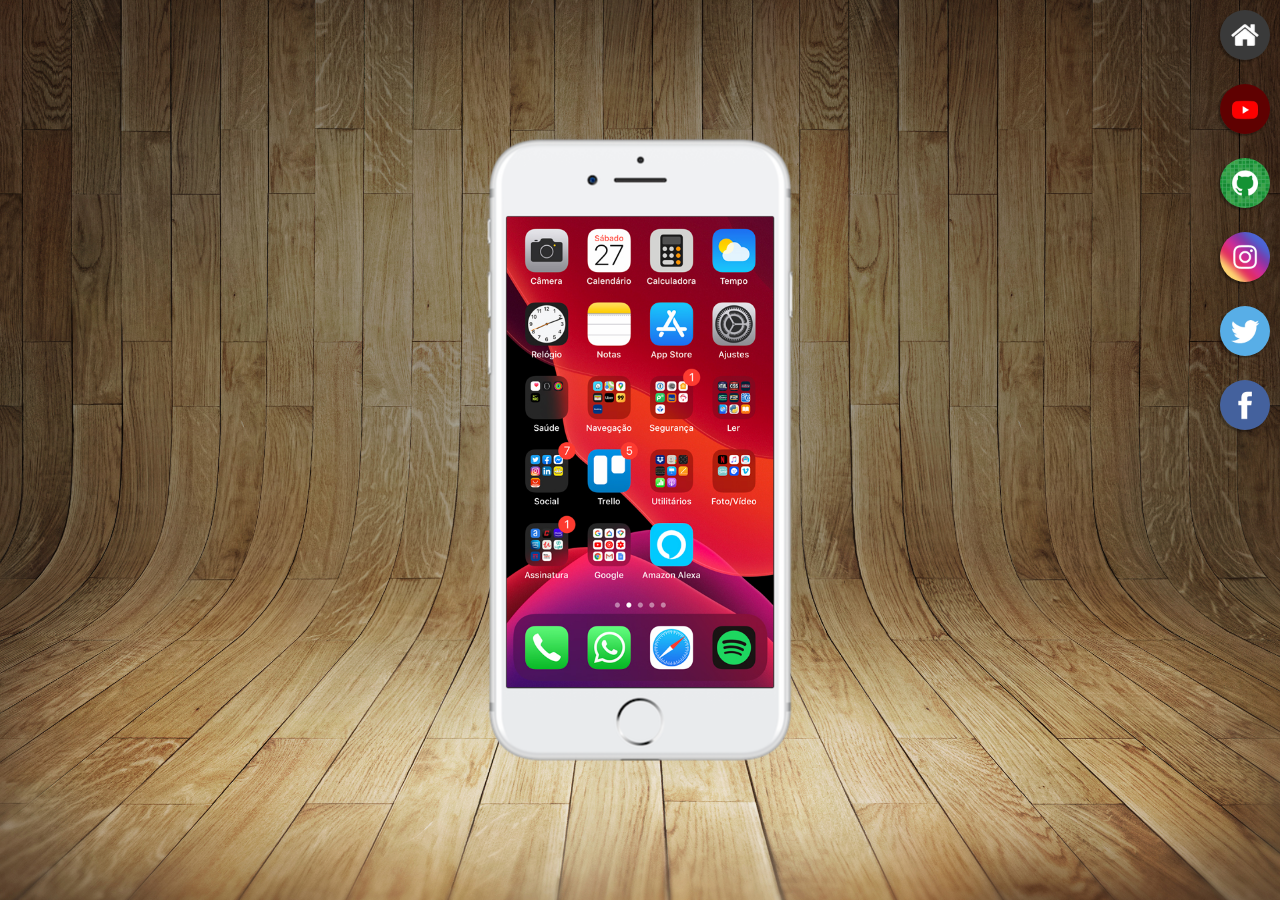
<file: index.html>
<!DOCTYPE html>
<html lang="pt-BR">
<head>
    <meta charset="UTF-8">
    <meta http-equiv="X-UA-Compatible" content="IE=edge">
    <meta name="viewport" content="width=device-width, initial-scale=1.0">
    <title>Projeto Redes Sociais</title>
    <link rel="shortcut icon" href="pacote-d013/imagens/favicon.ico" type="image/x-icon">
    <link rel="stylesheet" href="estilo/style.css">
</head>
<body>
    <main>
        <section id="telefone">
            <iframe name="tela" id="tela" src="home.html" frameborder="0" scrolling="auto">
                Seu navegador não é compatível com isso.
            </iframe>
        </section>
        <section id="redes-sociais">
            <a href="home.html" target="tela"><img id="home" src="pacote-d013/imagens/logo-home.jpg" alt="Clique aqui para acessar a Home"></a><br>

            <a href="youtube.html" target="tela"><img id="face" src="pacote-d013/imagens/logo-youtube.jpg" alt="Clique aqui para acessar a Home"></a><br>

            <a href="github.html" target="tela"><img src="pacote-d013/imagens/logo-github.jpg" alt=""></a><br>
            
            <a href="instagram.html" target="tela"><img src="pacote-d013/imagens/logo-instagram.jpg" alt=""></a><br>
            
            <a href="twitter.html" target="tela"><img src="pacote-d013/imagens/logo-twitter.jpg" alt=""></a><br>
            
            <a href="face.html" target="tela"><img src="pacote-d013/imagens/logo-facebook.jpg" alt=""></a><br>
        </section>
    </main>
</body>
</html>
</file>
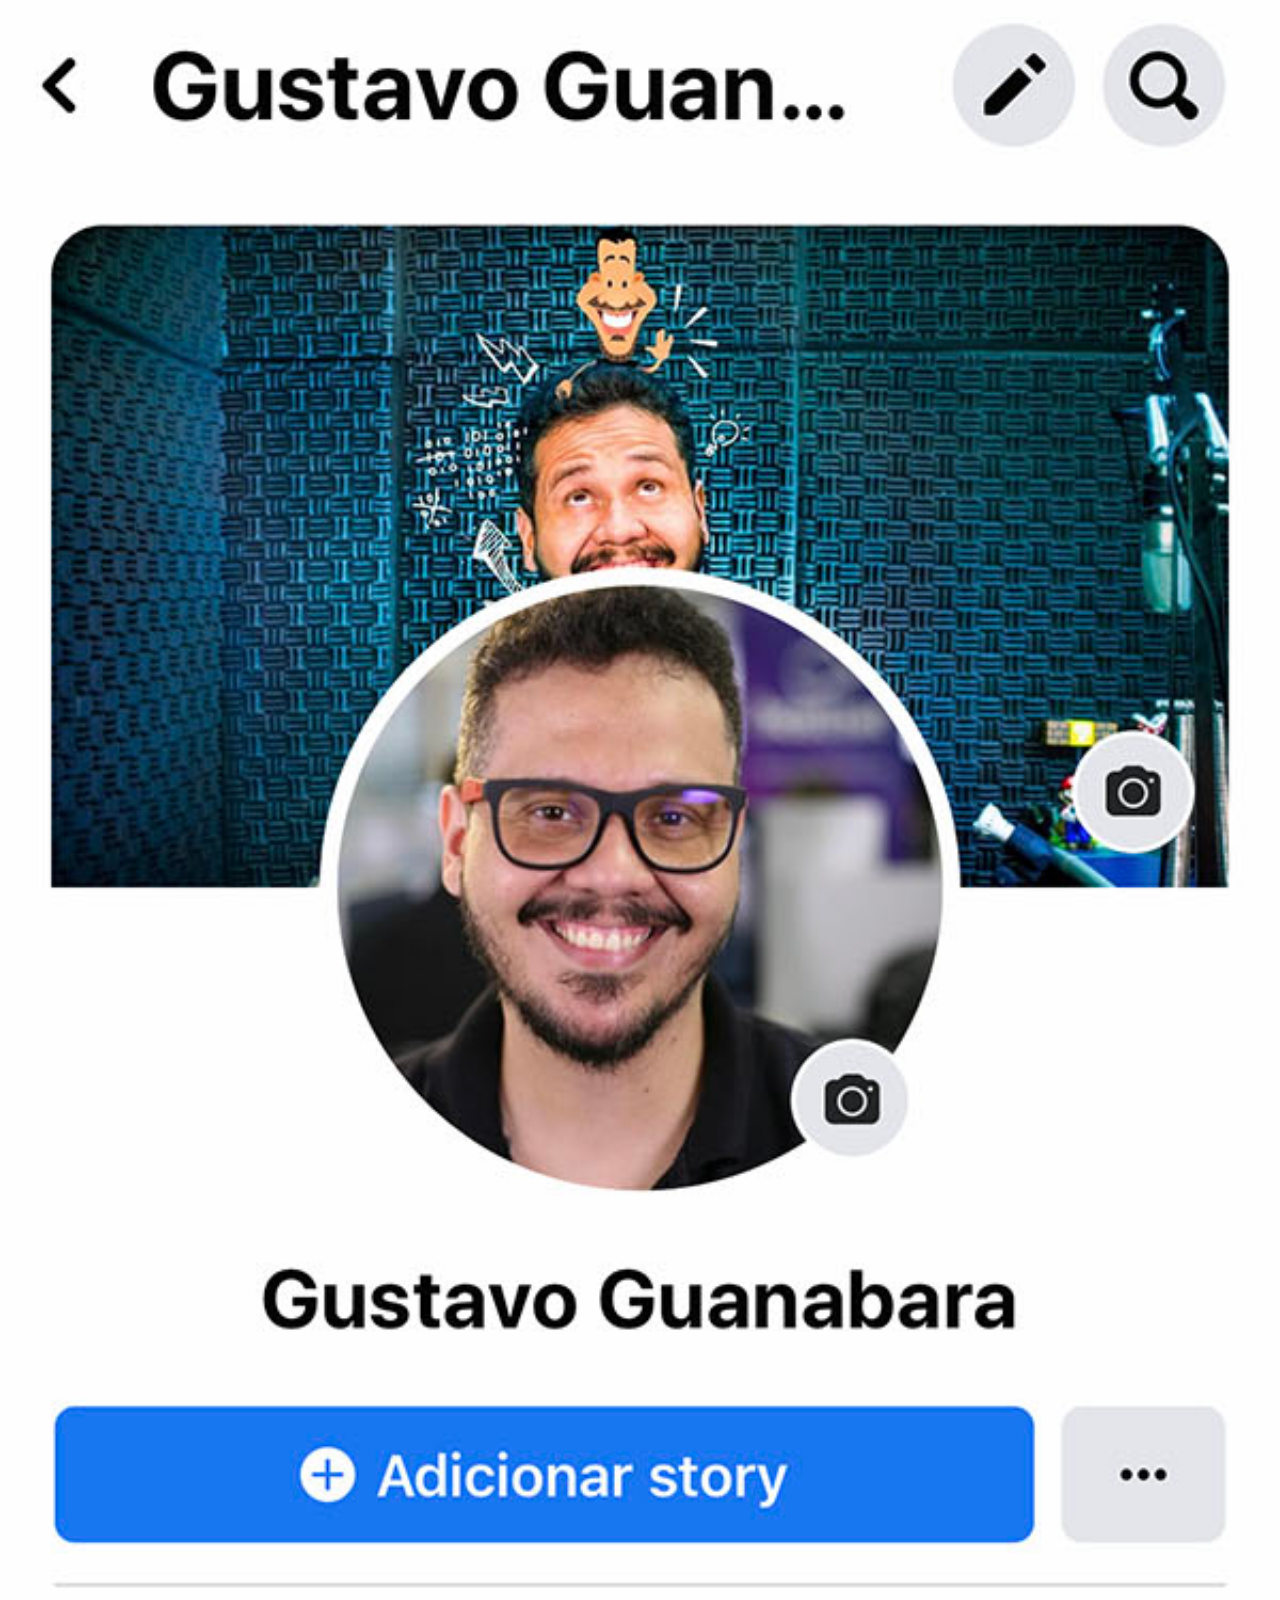
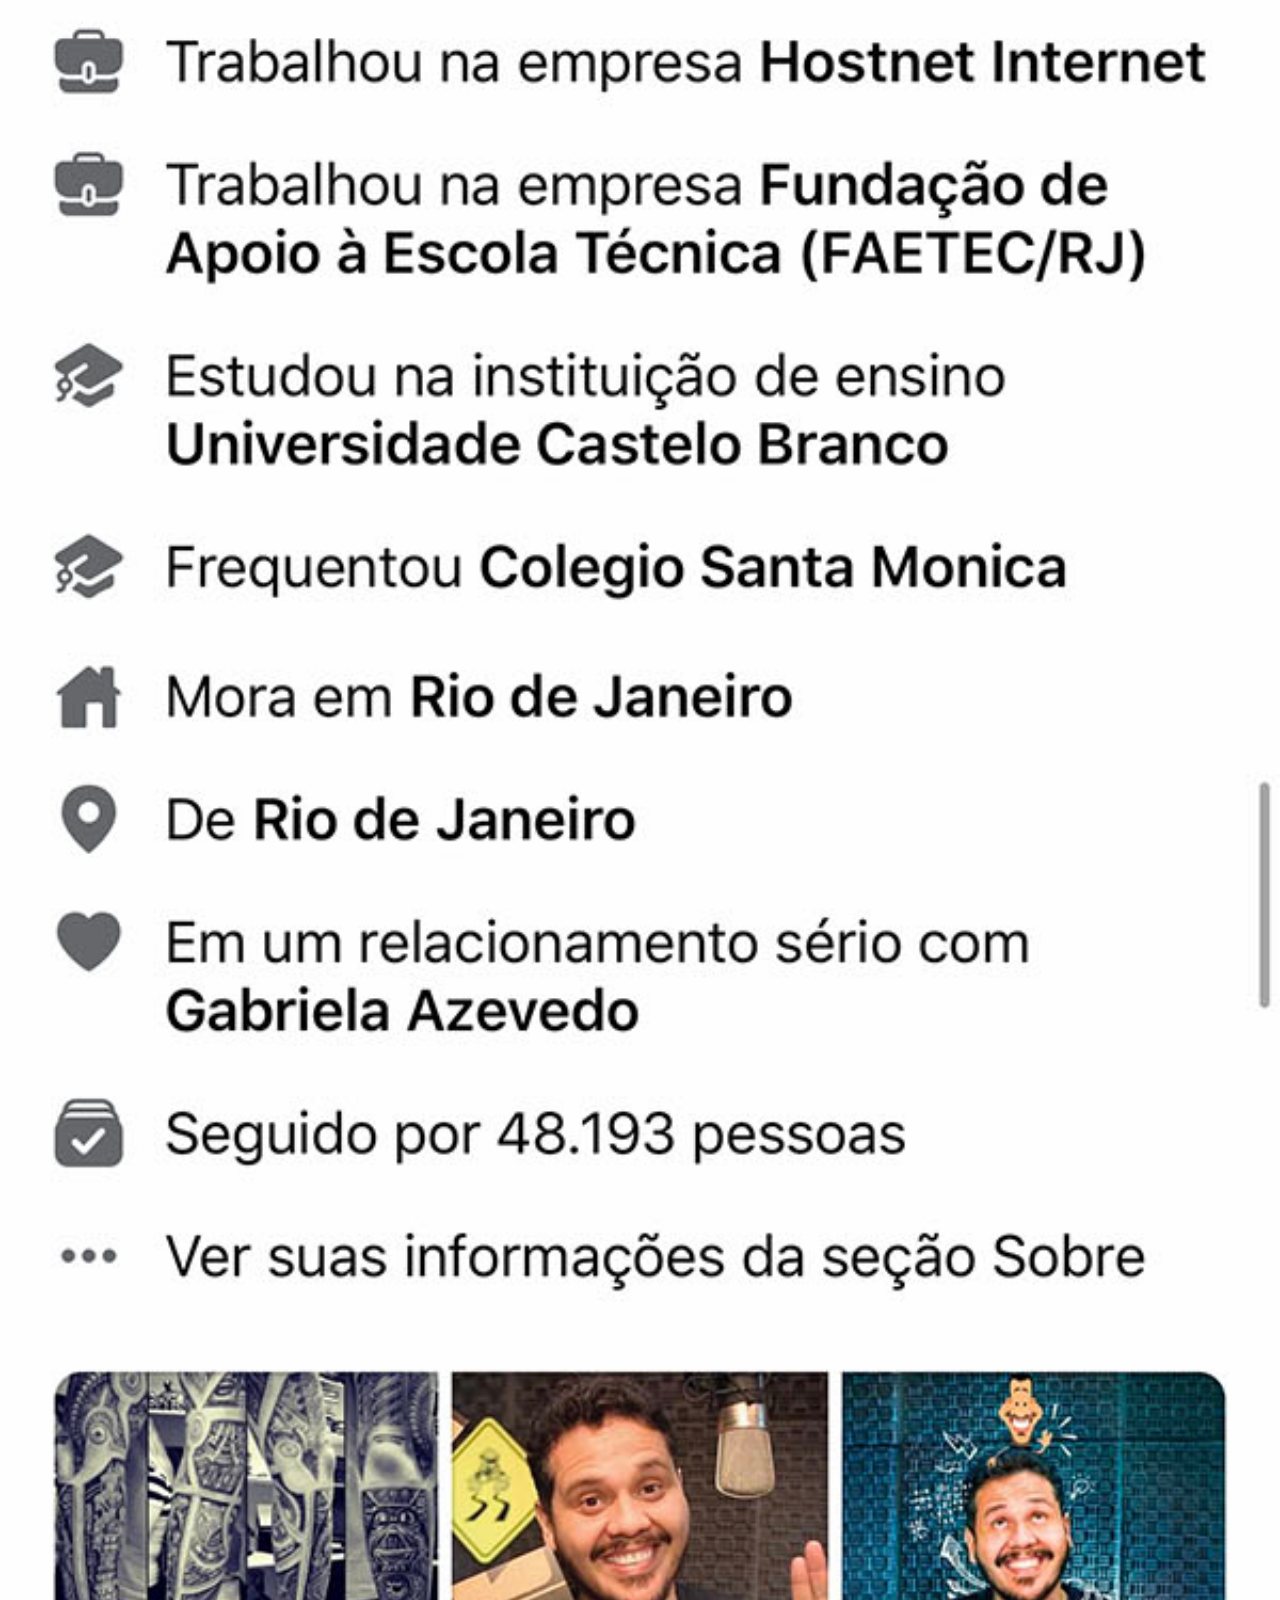
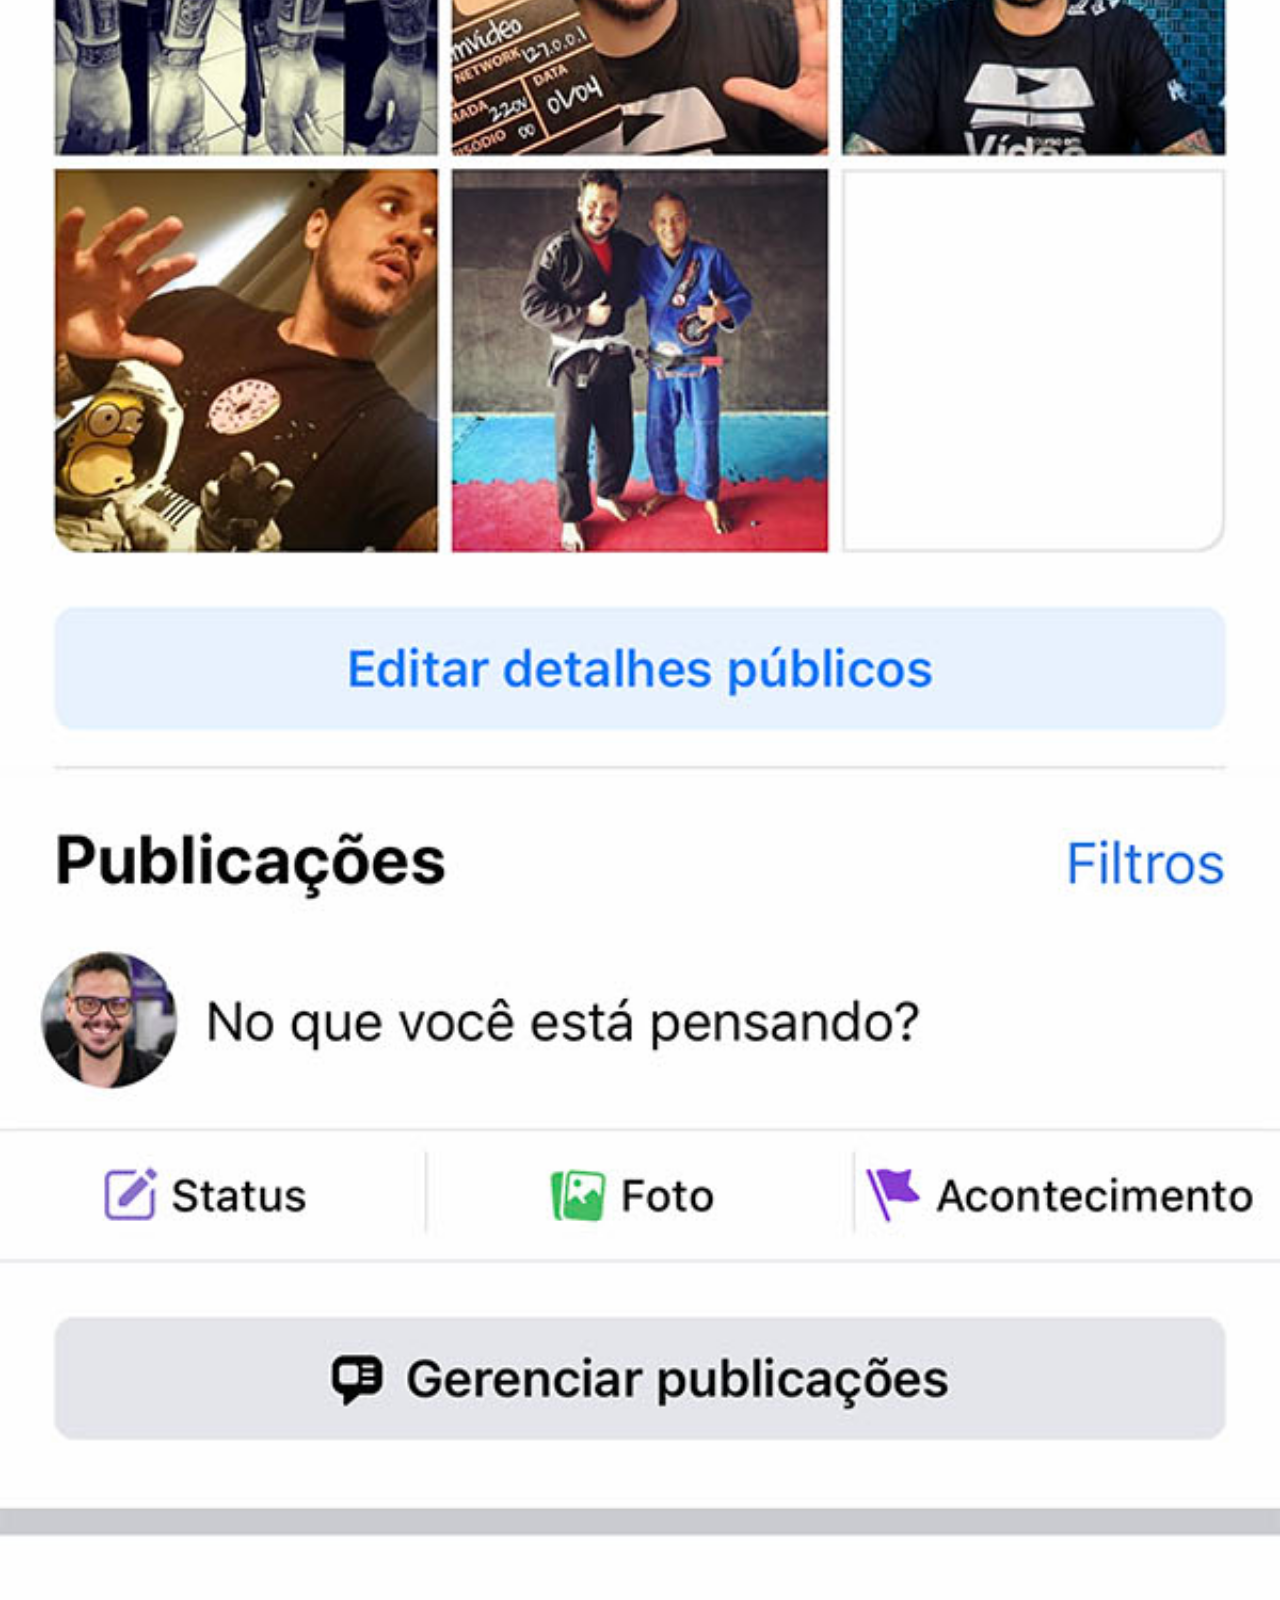
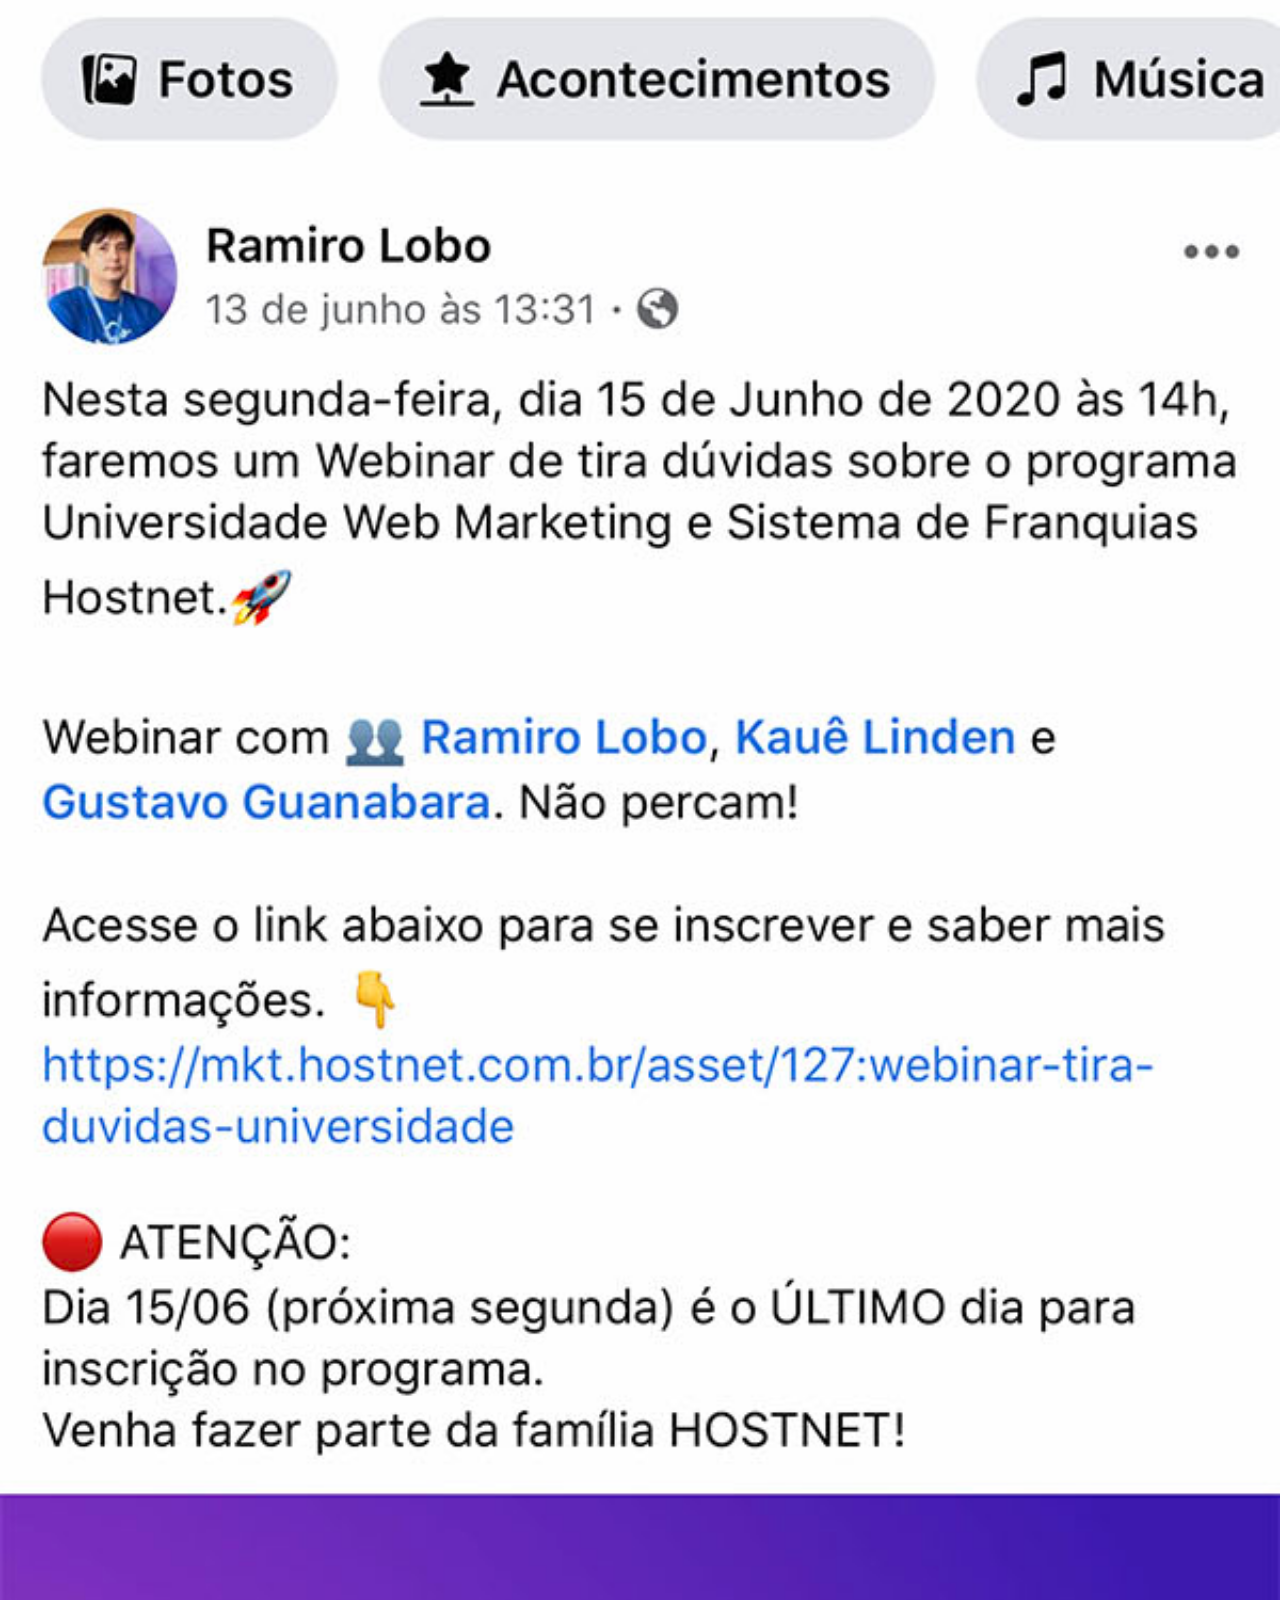
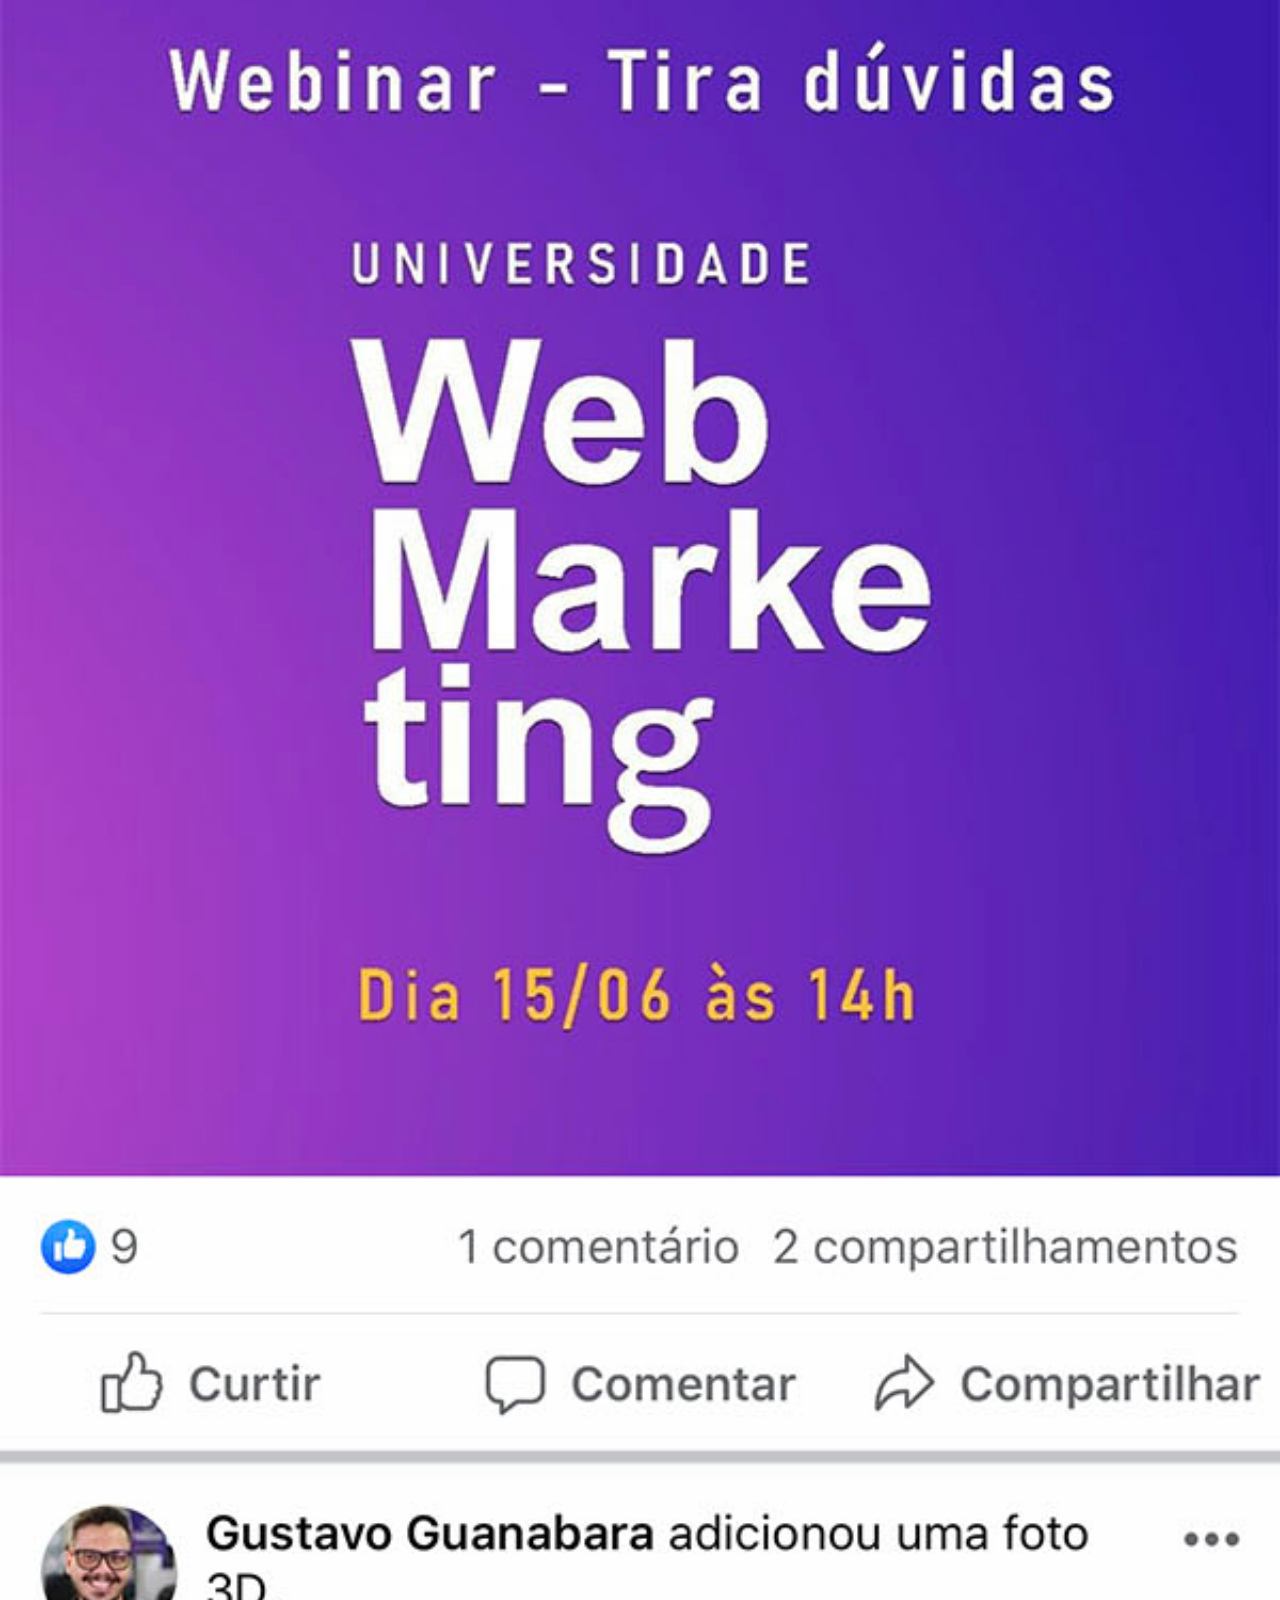
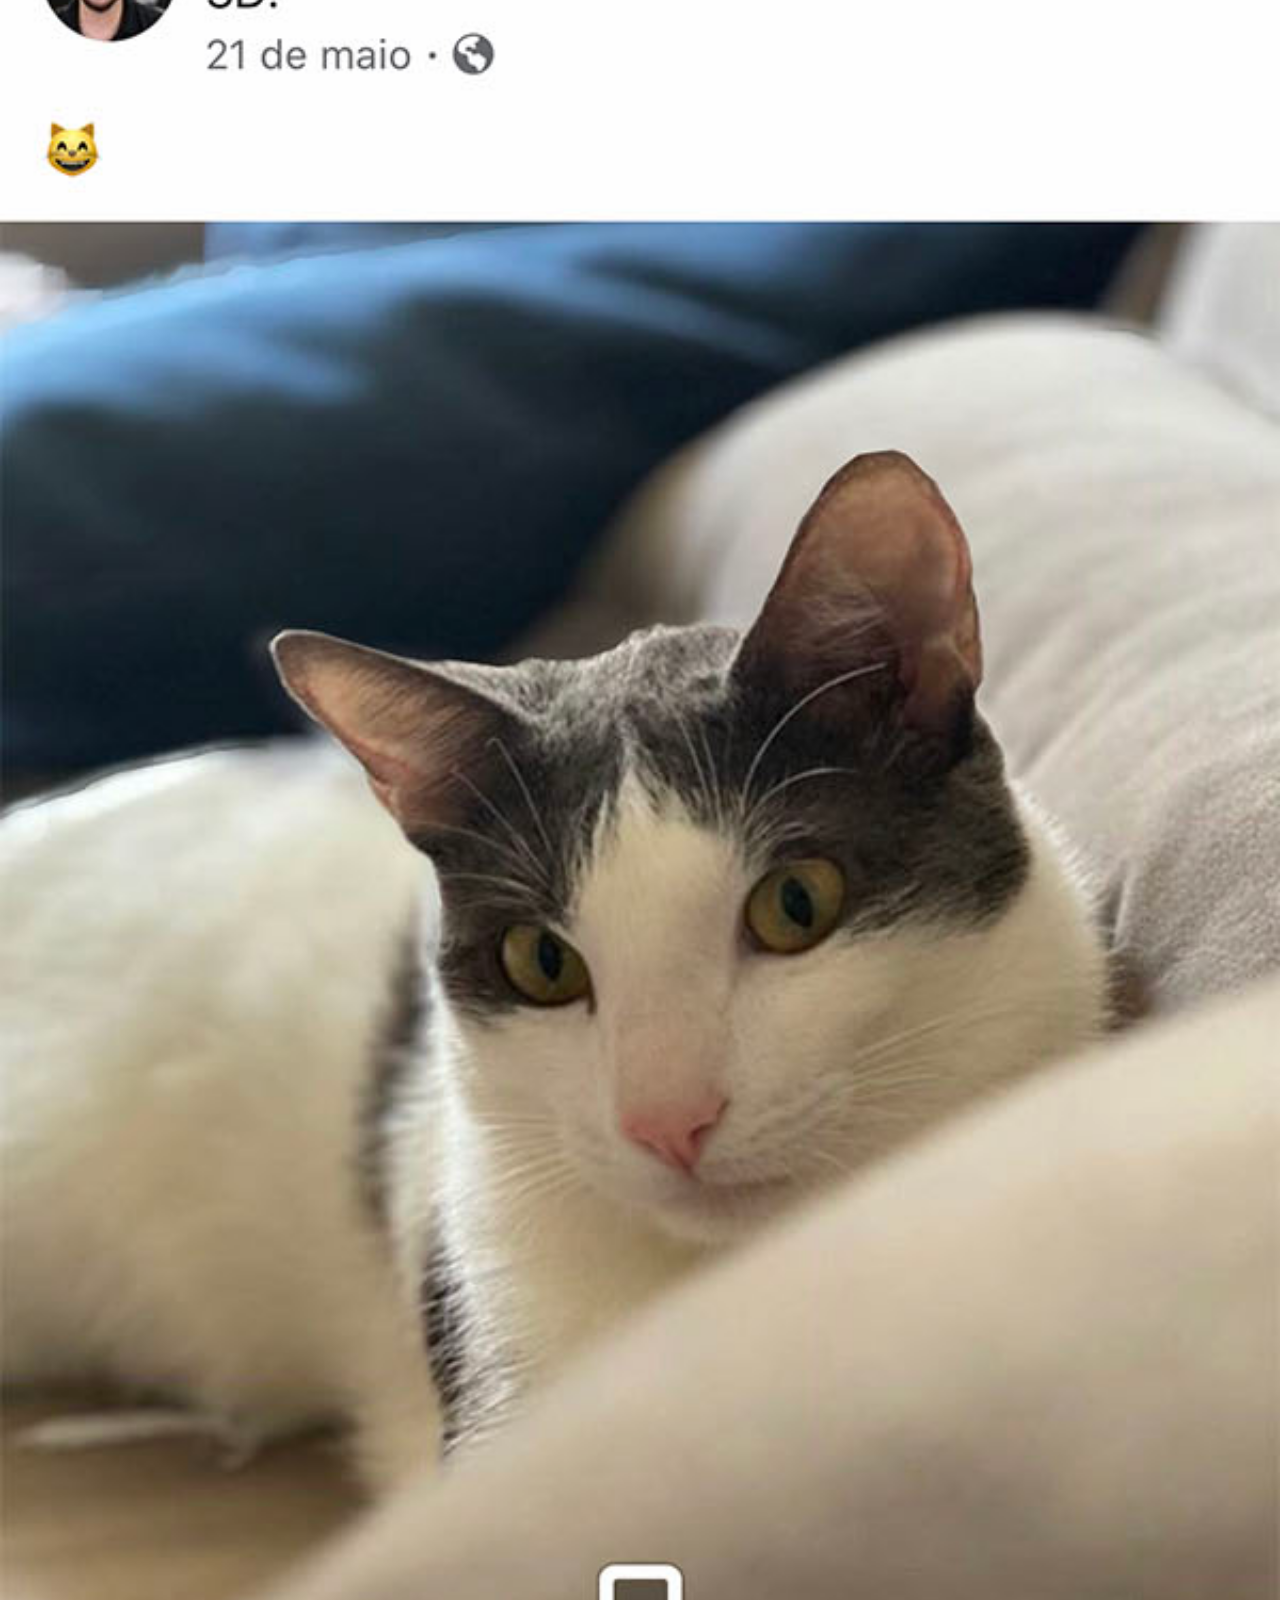
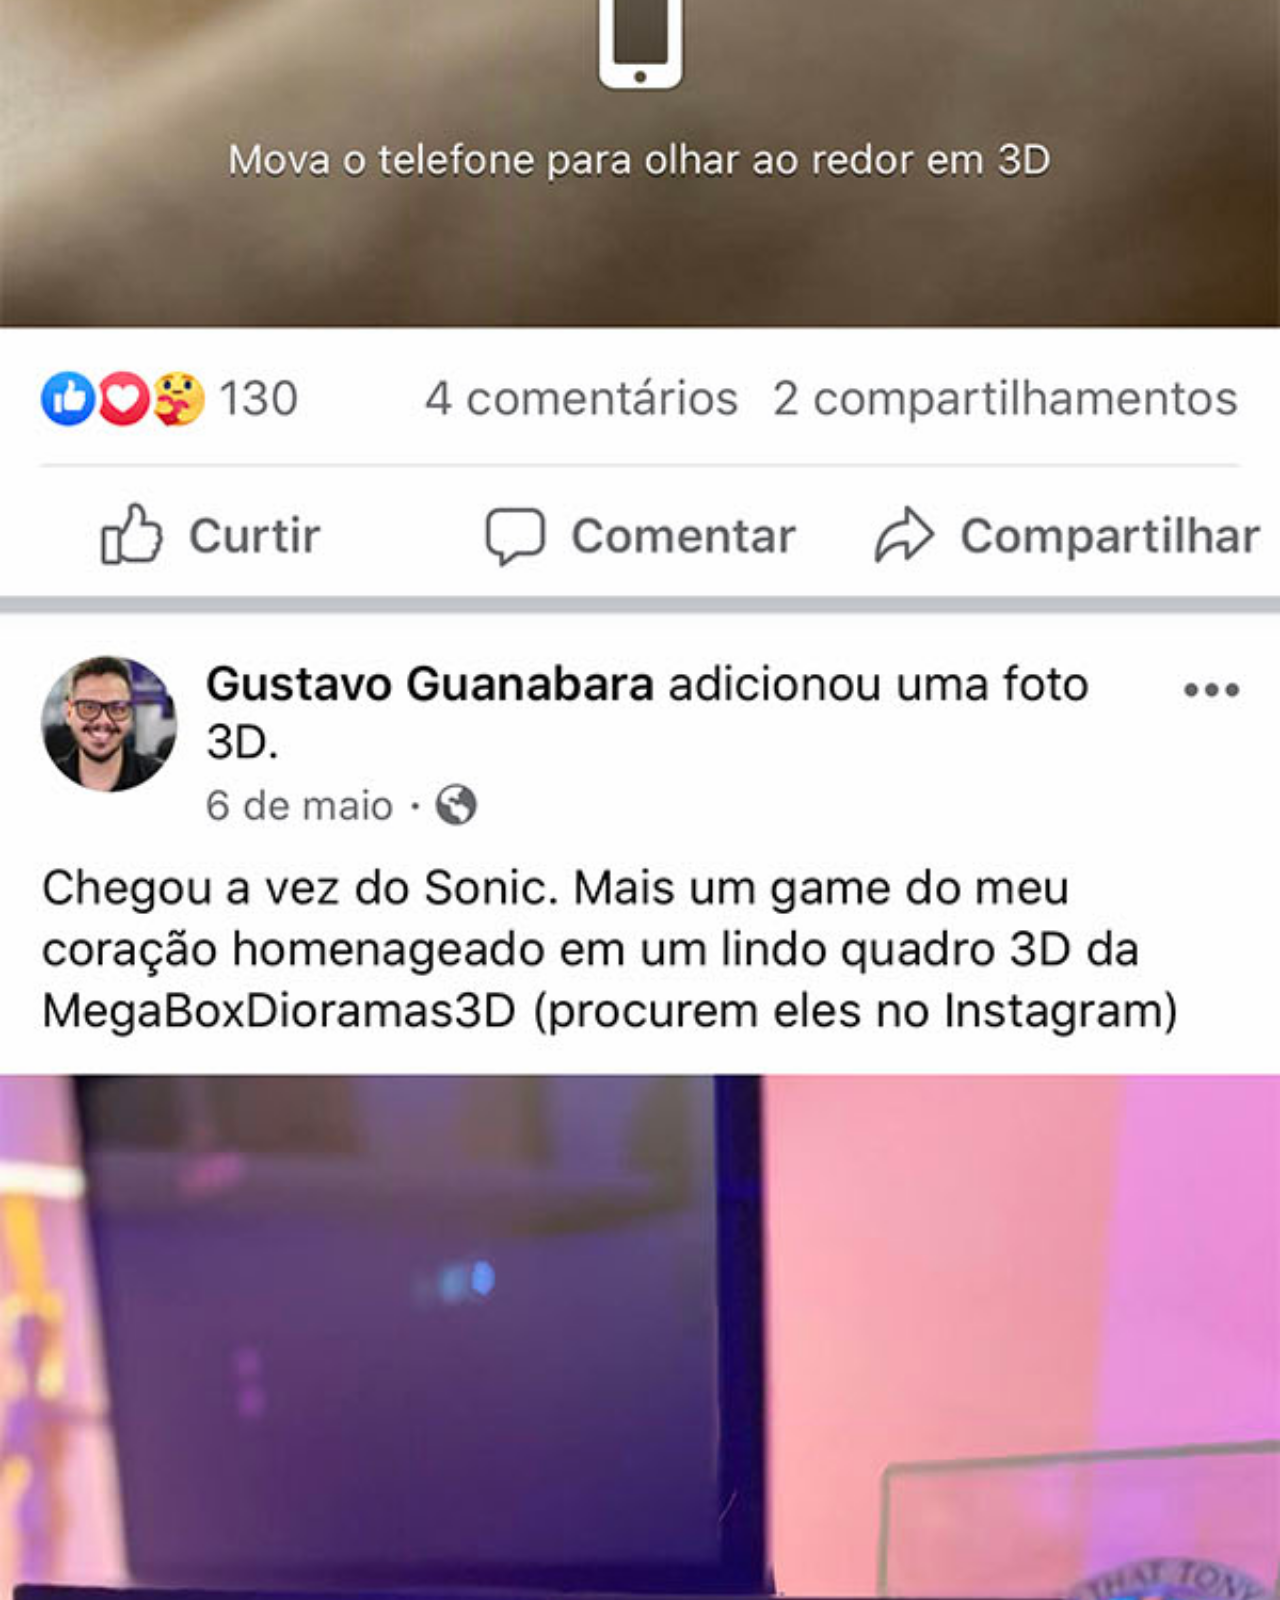
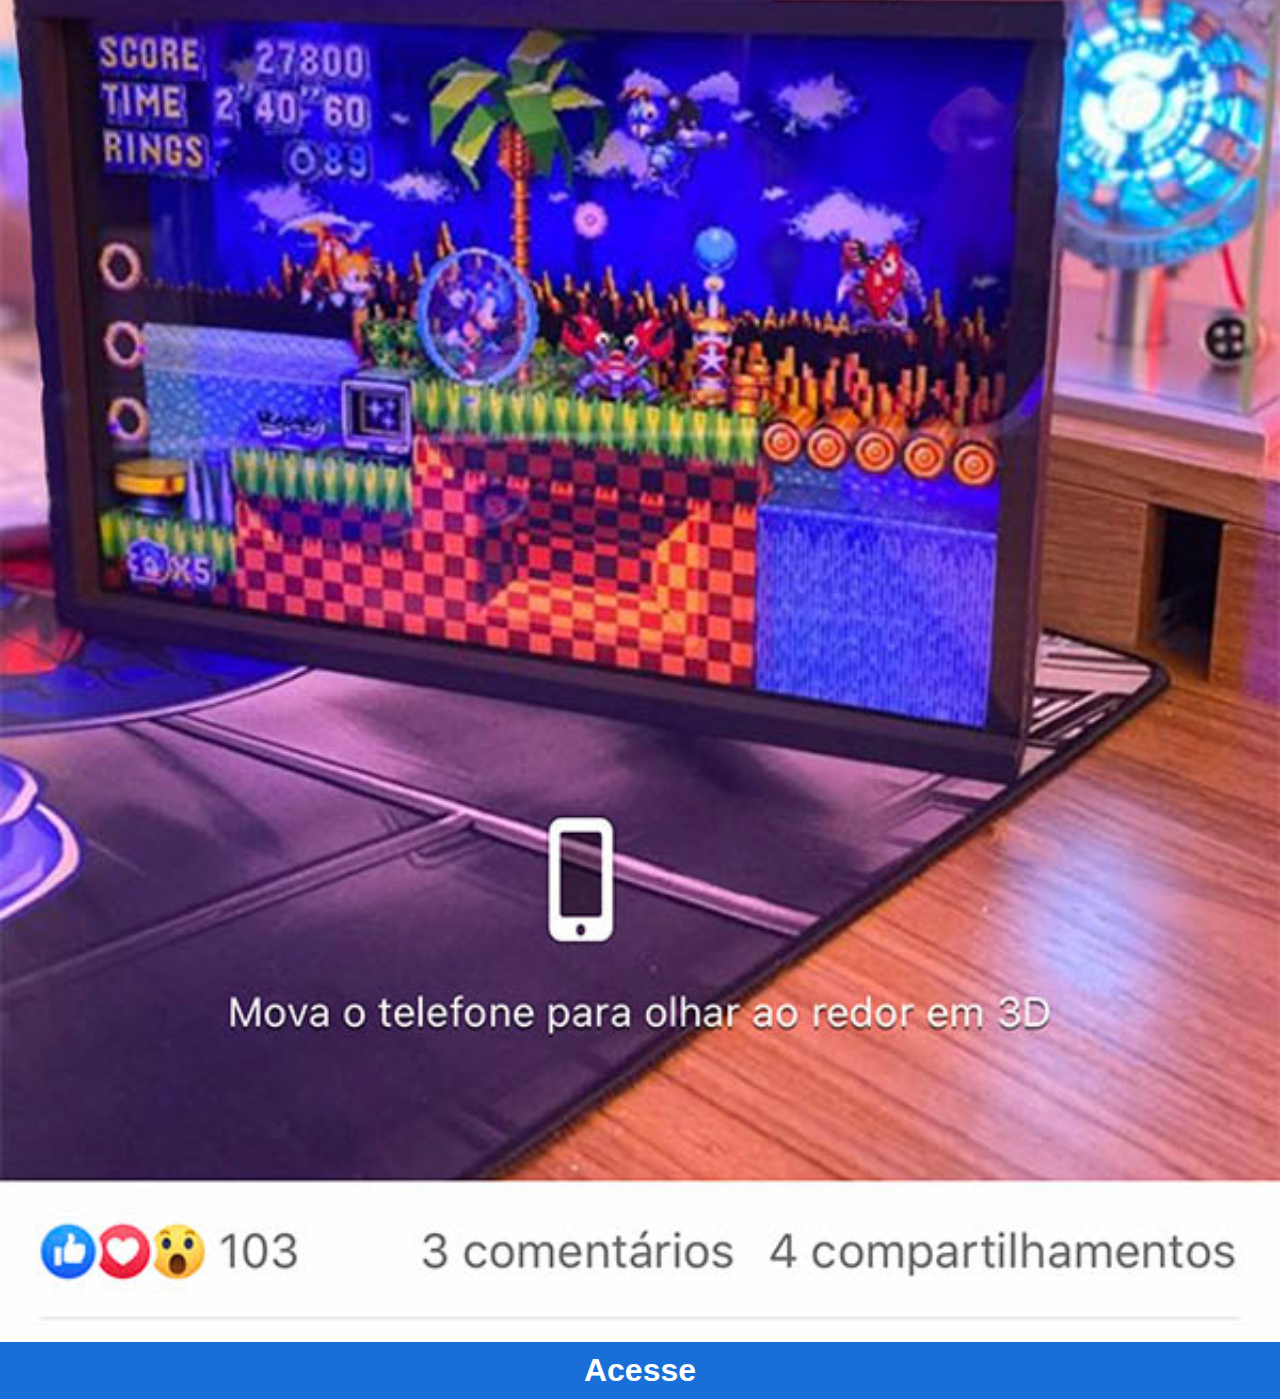
<file: face.html>
<!DOCTYPE html>
<html lang="pt-BR">
<head>
    <meta charset="UTF-8">
    <meta http-equiv="X-UA-Compatible" content="IE=edge">
    <meta name="viewport" content="width=device-width, initial-scale=1.0">
    <title>Document</title>
    <style>
        * {
            margin: 0px;
            padding: 0px;
        }

        img {
            width: 100vw;
        }

        a {
            display: block;
            background-color: #1a6ed8;
            color: white;
            padding: 10px;
            font: bold 2em Arial;
            text-align: center;
            text-decoration: none;
        }

        ::-webkit-scrollbar {
            width: 0px;
            height: 0px;
        }
    </style>
</head>
<body>
<img src="pacote-d013/imagens/tela-facebook.jpg" alt="Facebook">
<a href="https://www.facebook.com/gustavoguanabara" target="_blank">Acesse</a>
</body>
</html>
</file>
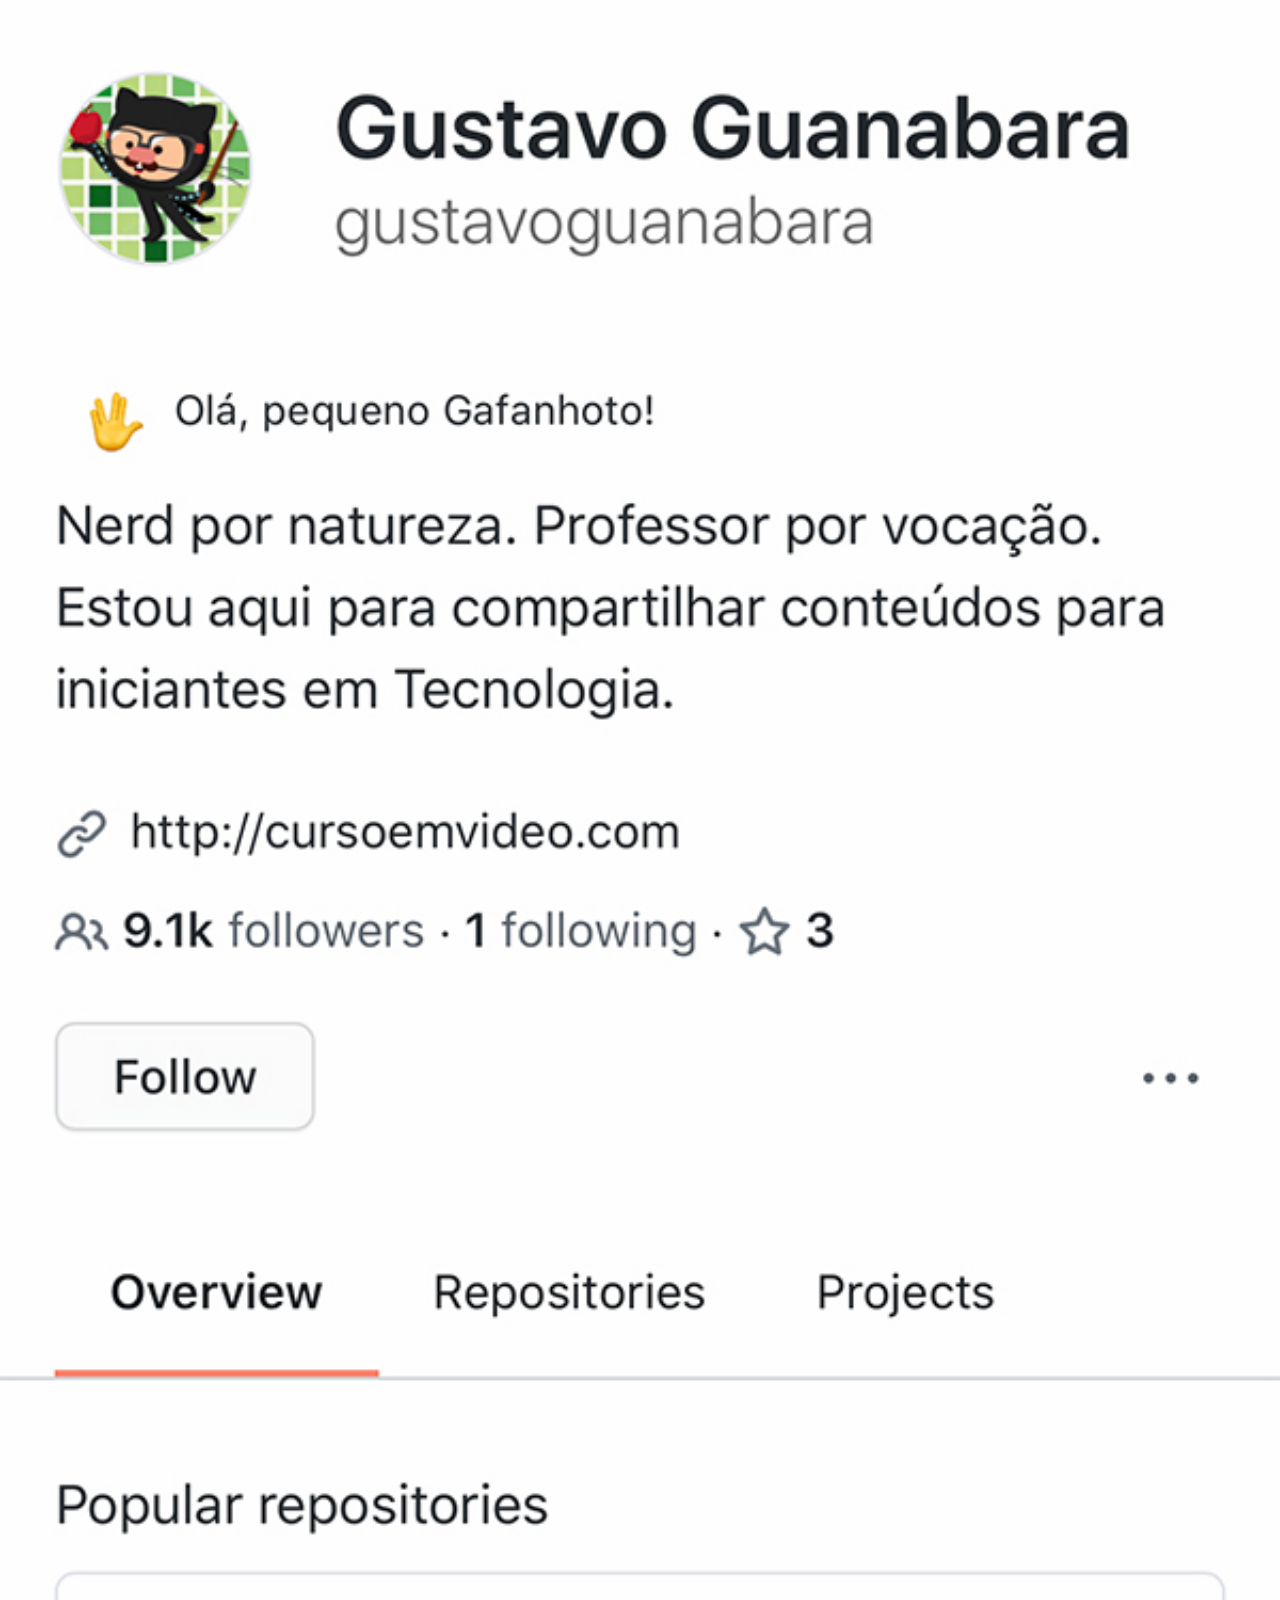
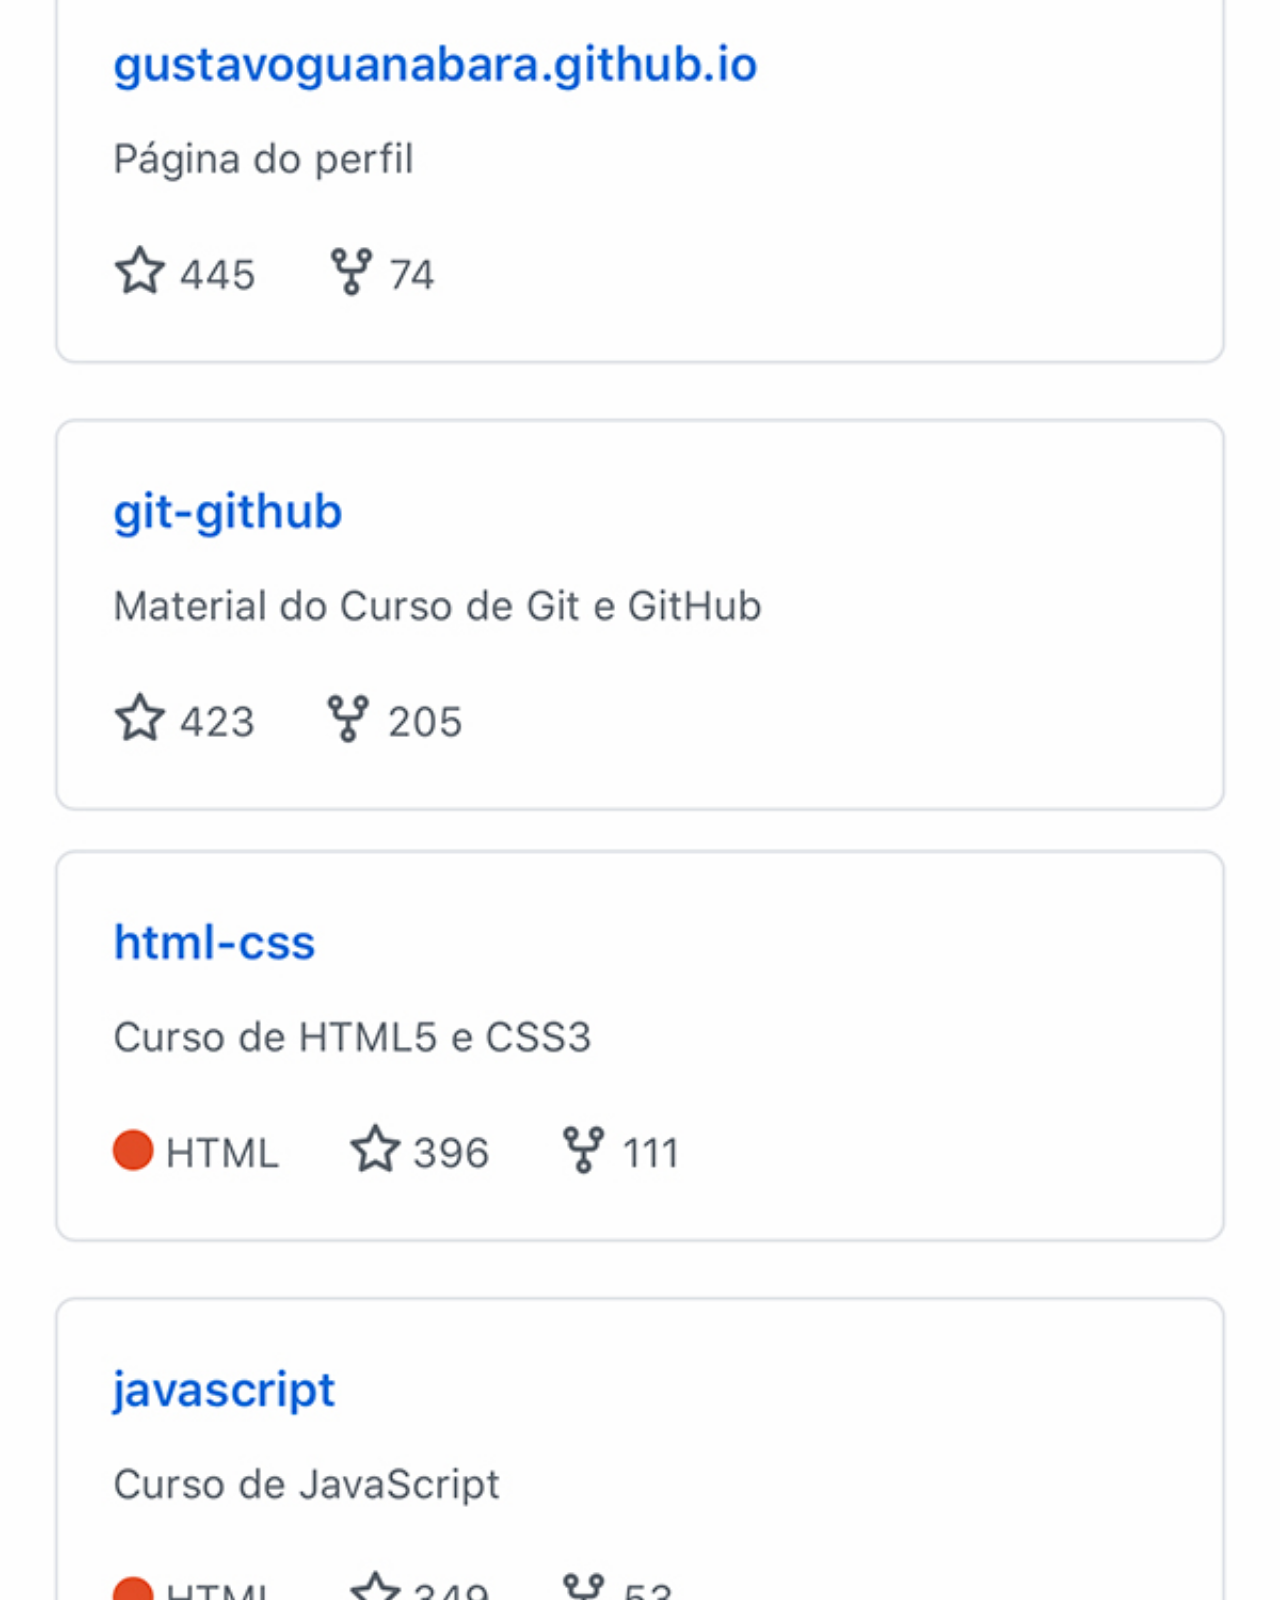
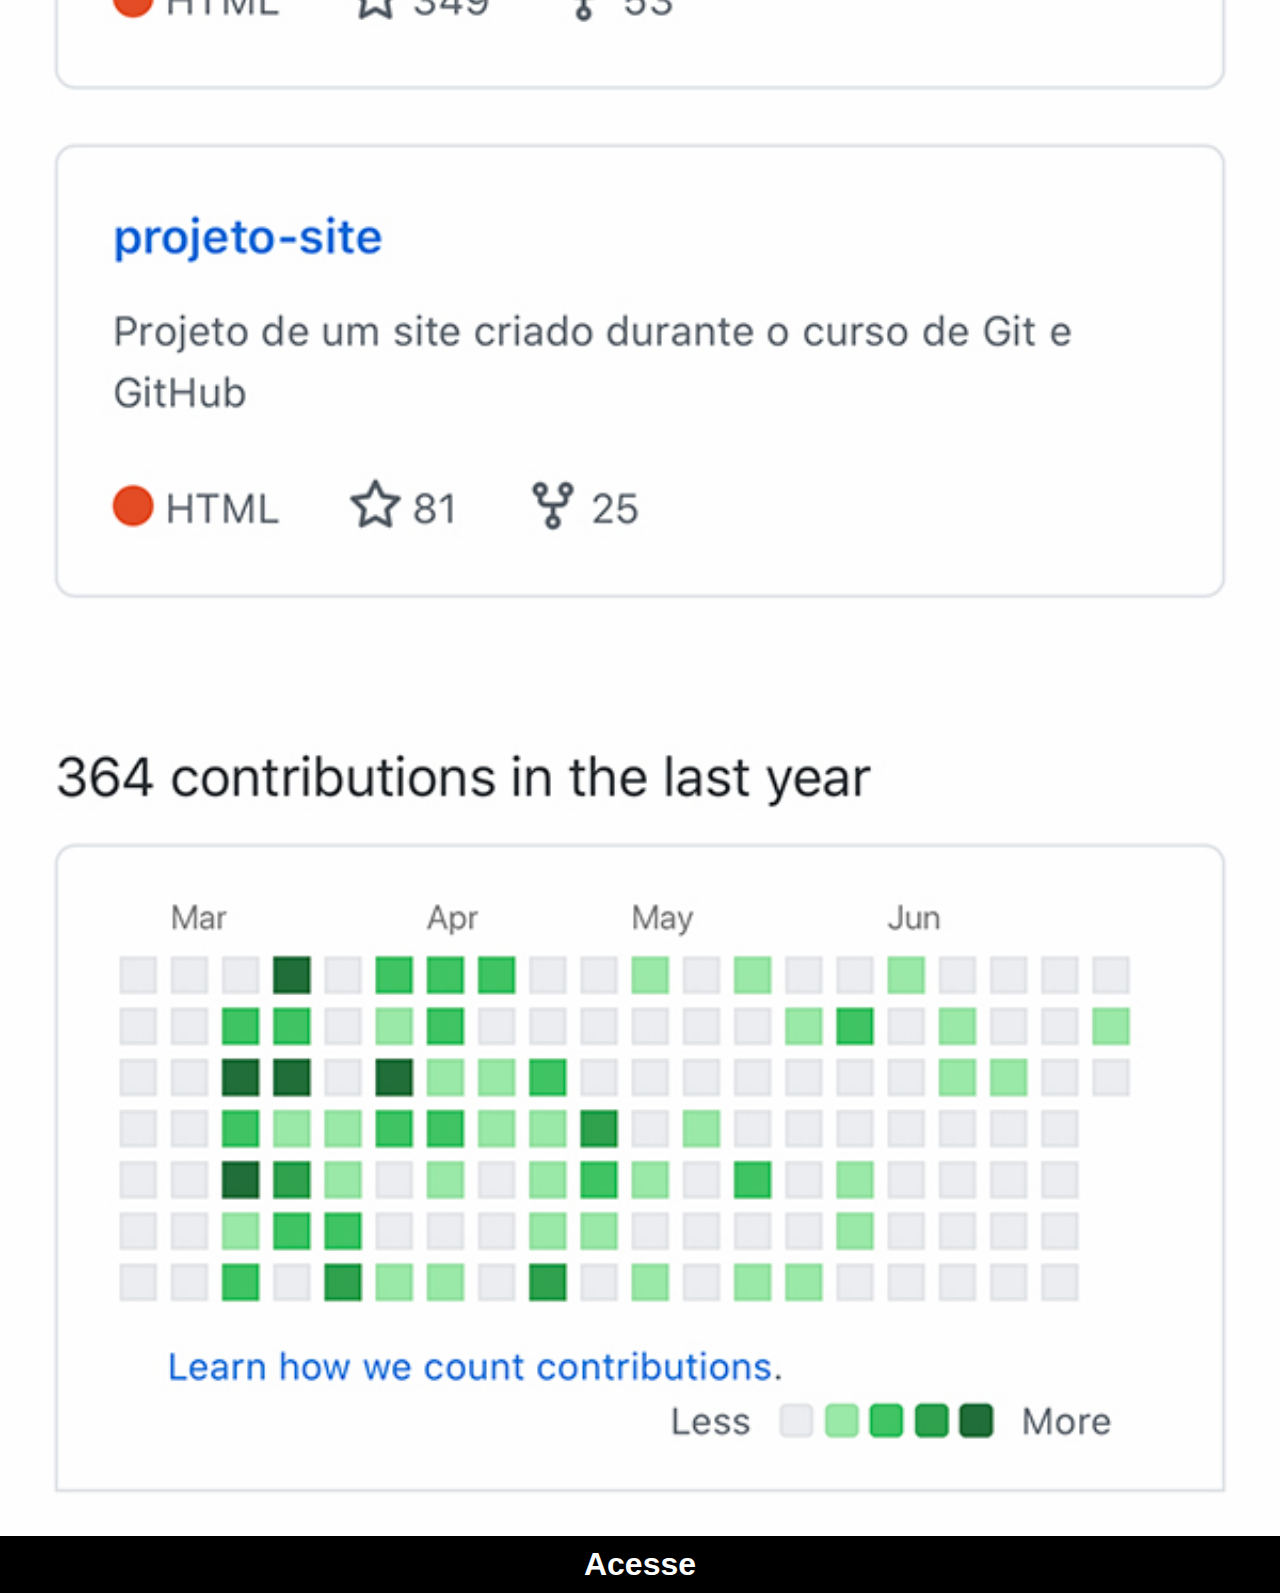
<file: github.html>
<!DOCTYPE html>
<html lang="pt-BR">
<head>
    <meta charset="UTF-8">
    <meta http-equiv="X-UA-Compatible" content="IE=edge">
    <meta name="viewport" content="width=device-width, initial-scale=1.0">
    <title>Document</title>
    <style>
        * {
            margin: 0px;
            padding: 0px;
        }

        img {
            width: 100vw;
        }

        a {
            display: block;
            background-color: black;
            padding: 10px;
            font: bold 2em Arial;
            color: white;
            text-align: center;
            text-decoration: none;
        }

        ::-webkit-scrollbar {
            width: 0px;
            height: 0px;
        }

    </style>
</head>
<body>
<img src="pacote-d013/imagens/tela-github.jpg" alt="GitHub">
<a href="https://gustavoguanabara.github.io/" target="_blank">Acesse</a>
</body>
</html>
</file>
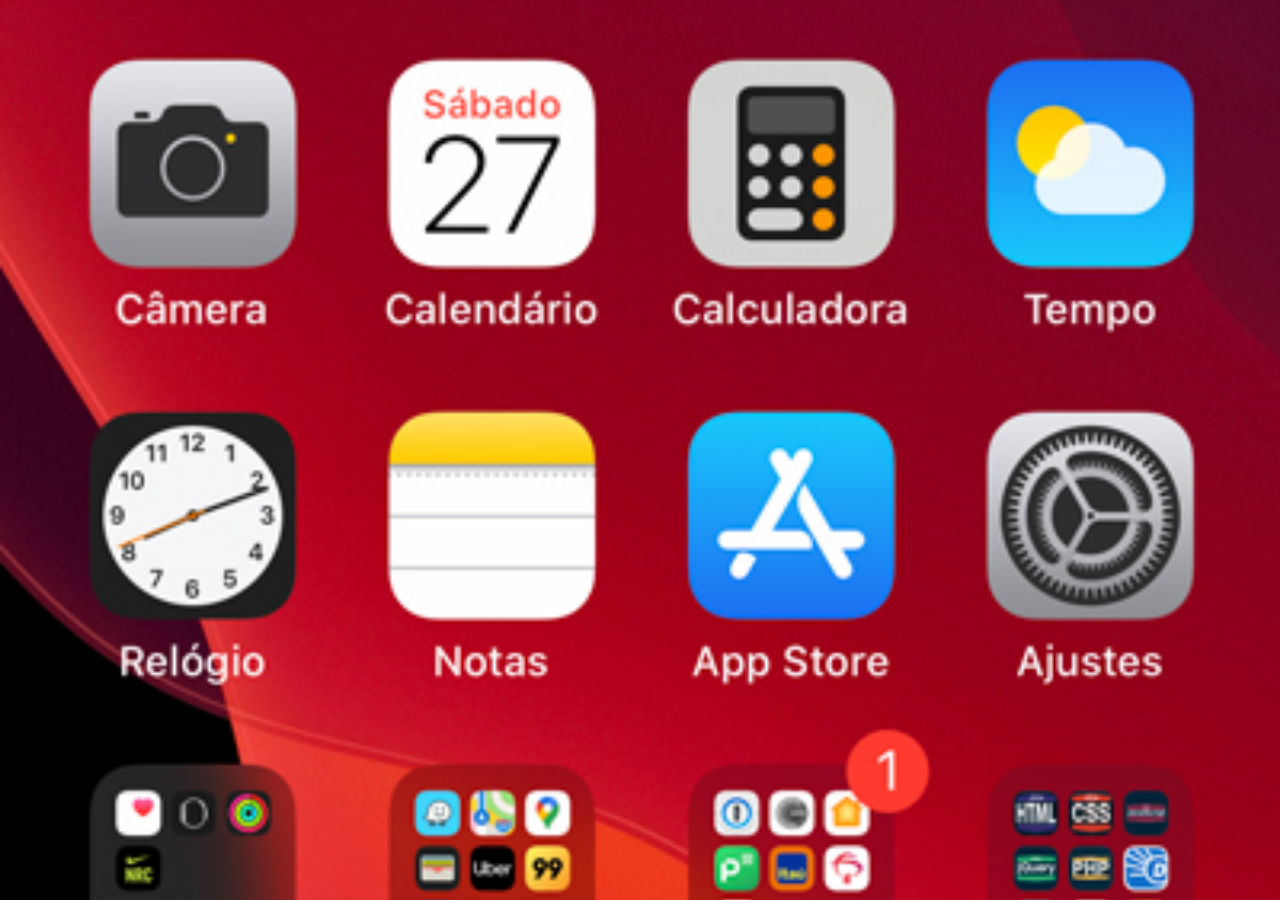
<file: home.html>
<!DOCTYPE html>
<html lang="pt-BR">
<head>
    <meta charset="UTF-8">
    <meta http-equiv="X-UA-Compatible" content="IE=edge">
    <meta name="viewport" content="width=device-width, initial-scale=1.0">
    <title>Home</title>
    <style>
        * {
            margin: 0px;
            padding: 0px;
        }

        body {
            height: 100vh;
            width: 100vw;
            background: black url('pacote-d013/imagens/tela-home.jpg') top center no-repeat fixed;
            background-size: cover;
        }
    </style>
</head>
<body>
    
</body>
</html>
</file>
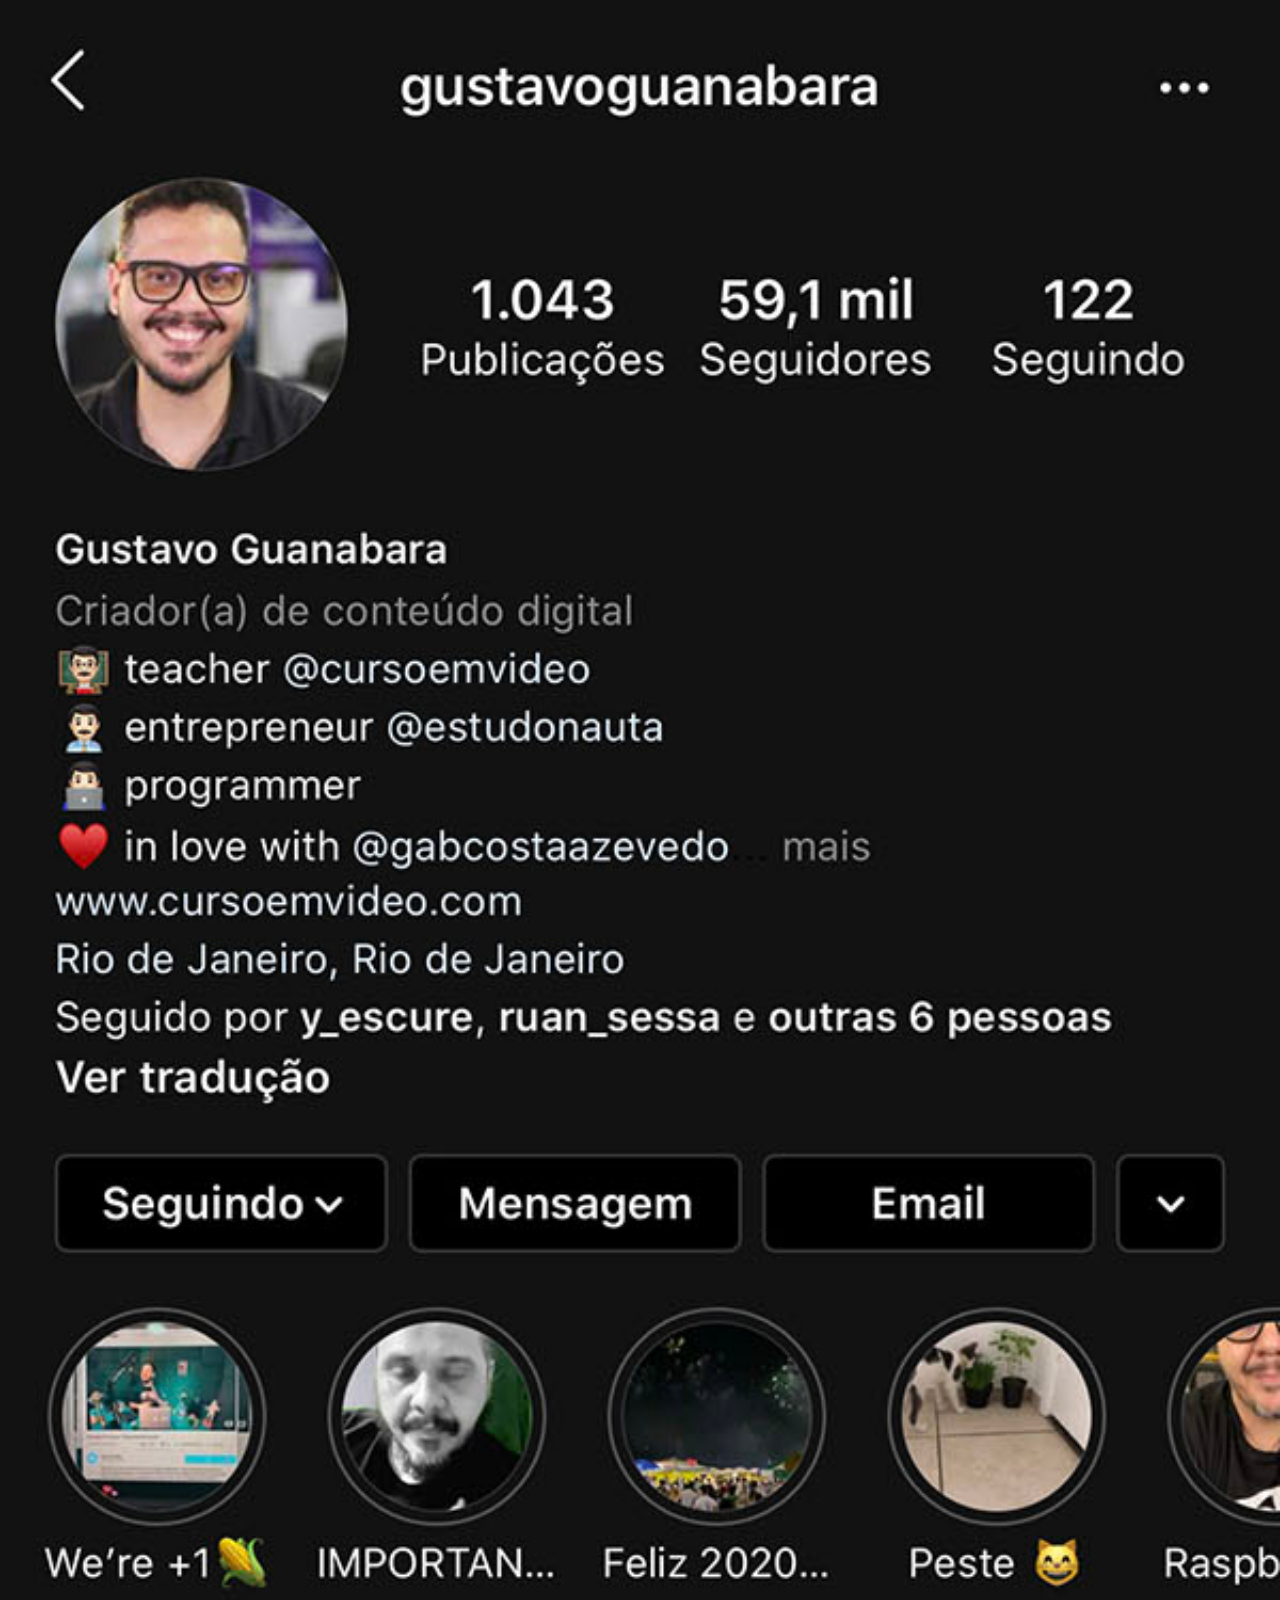
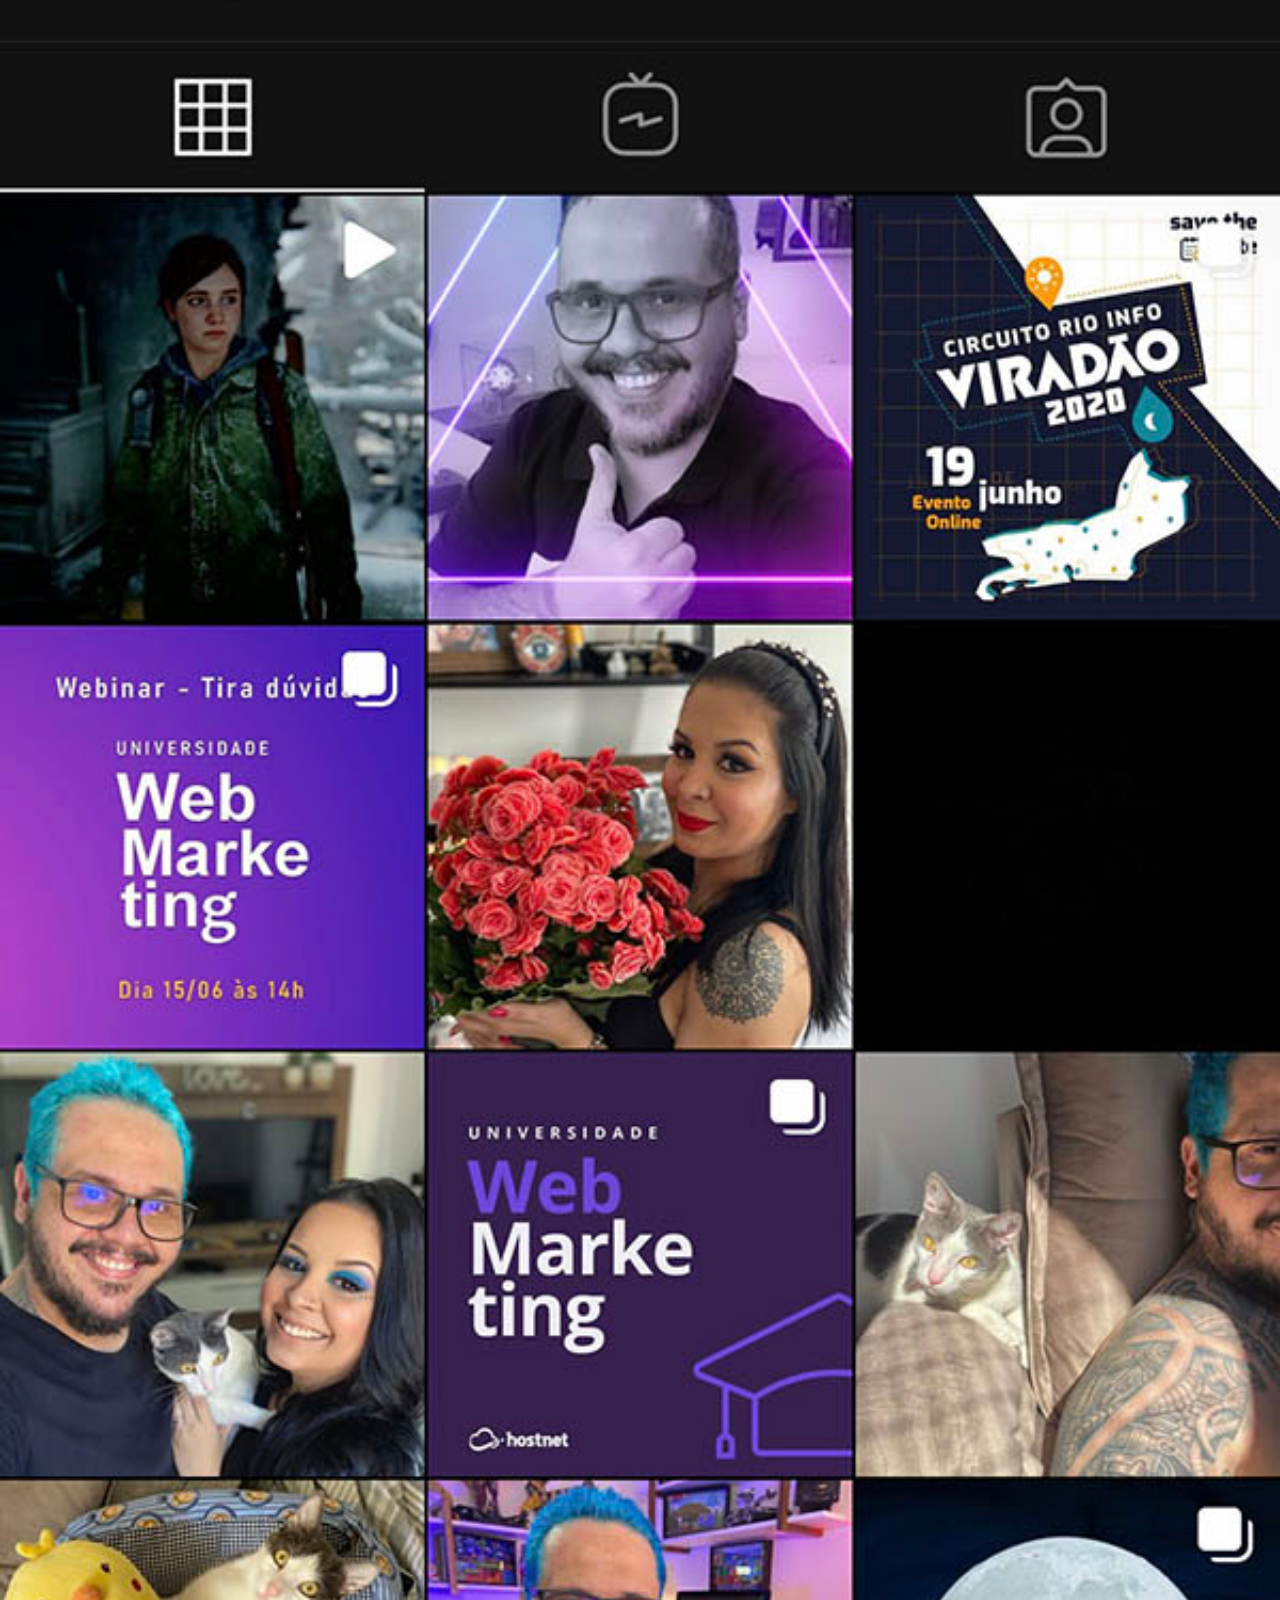
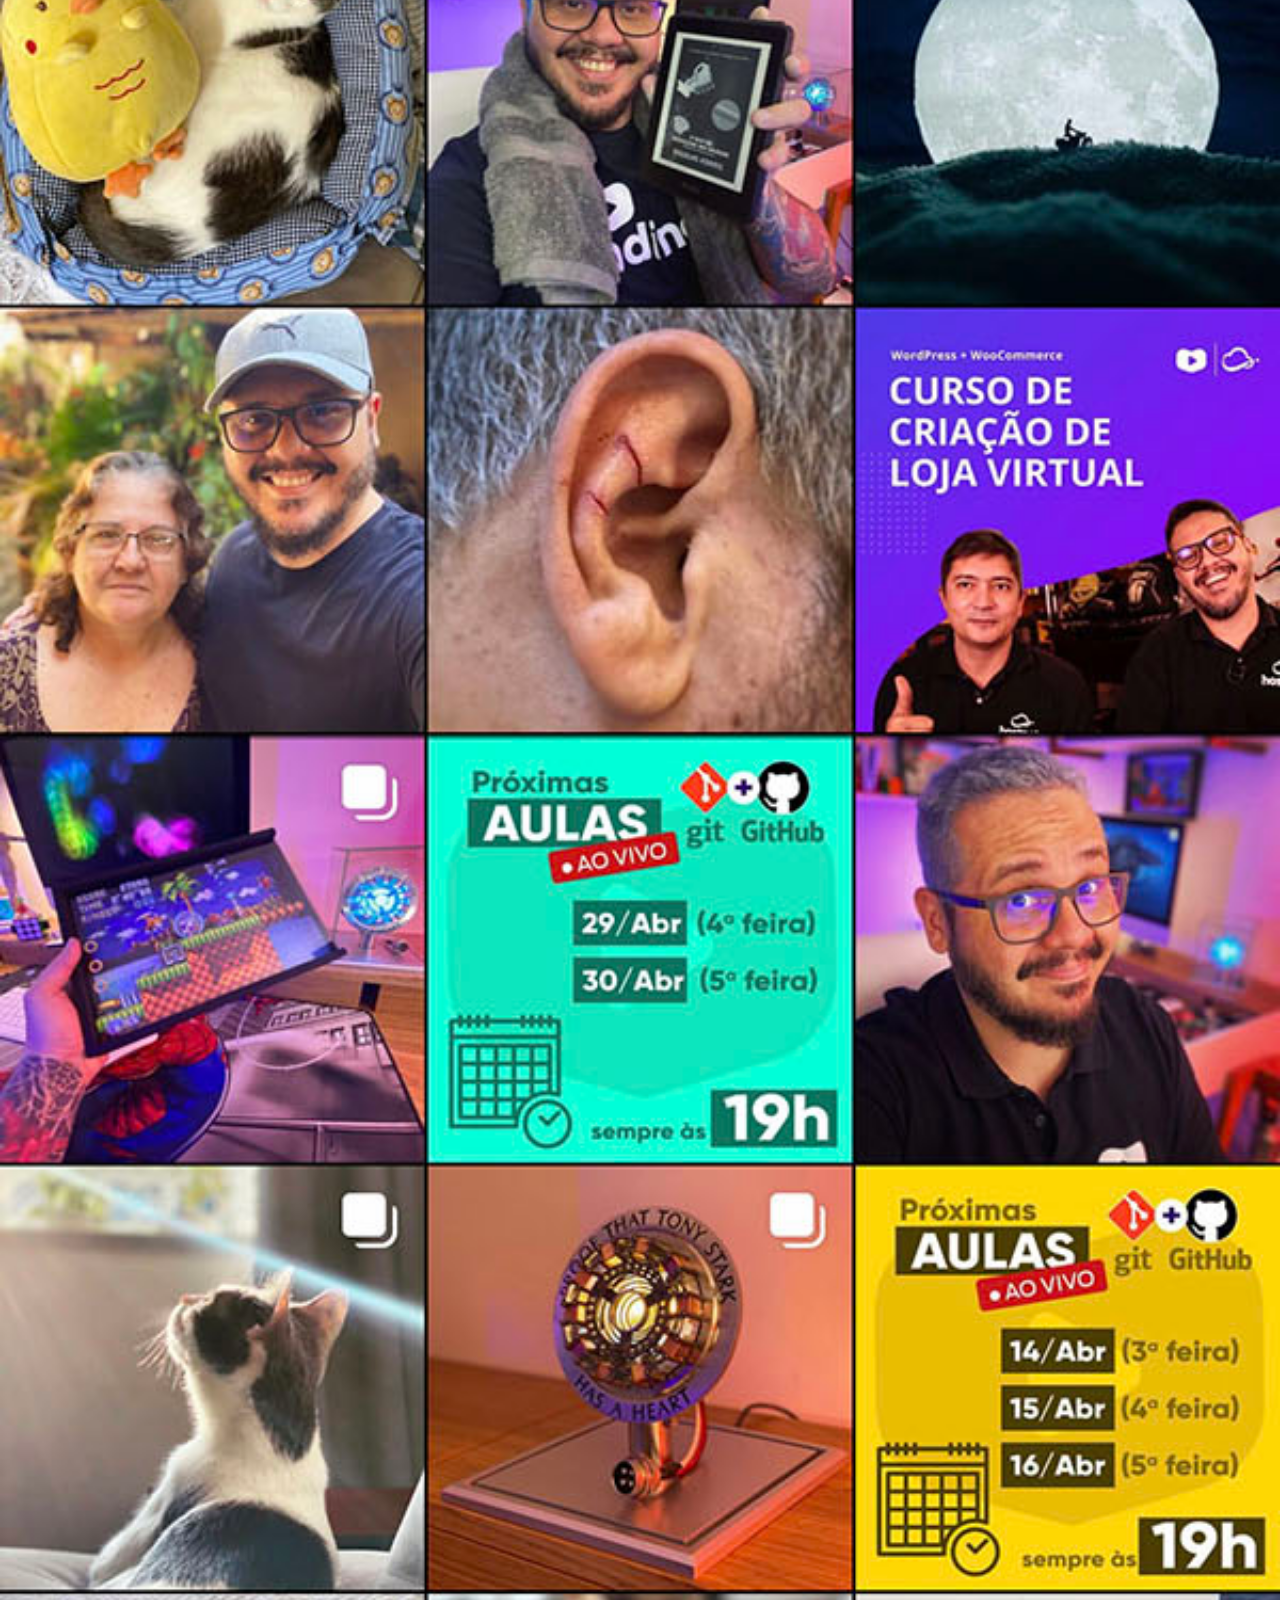
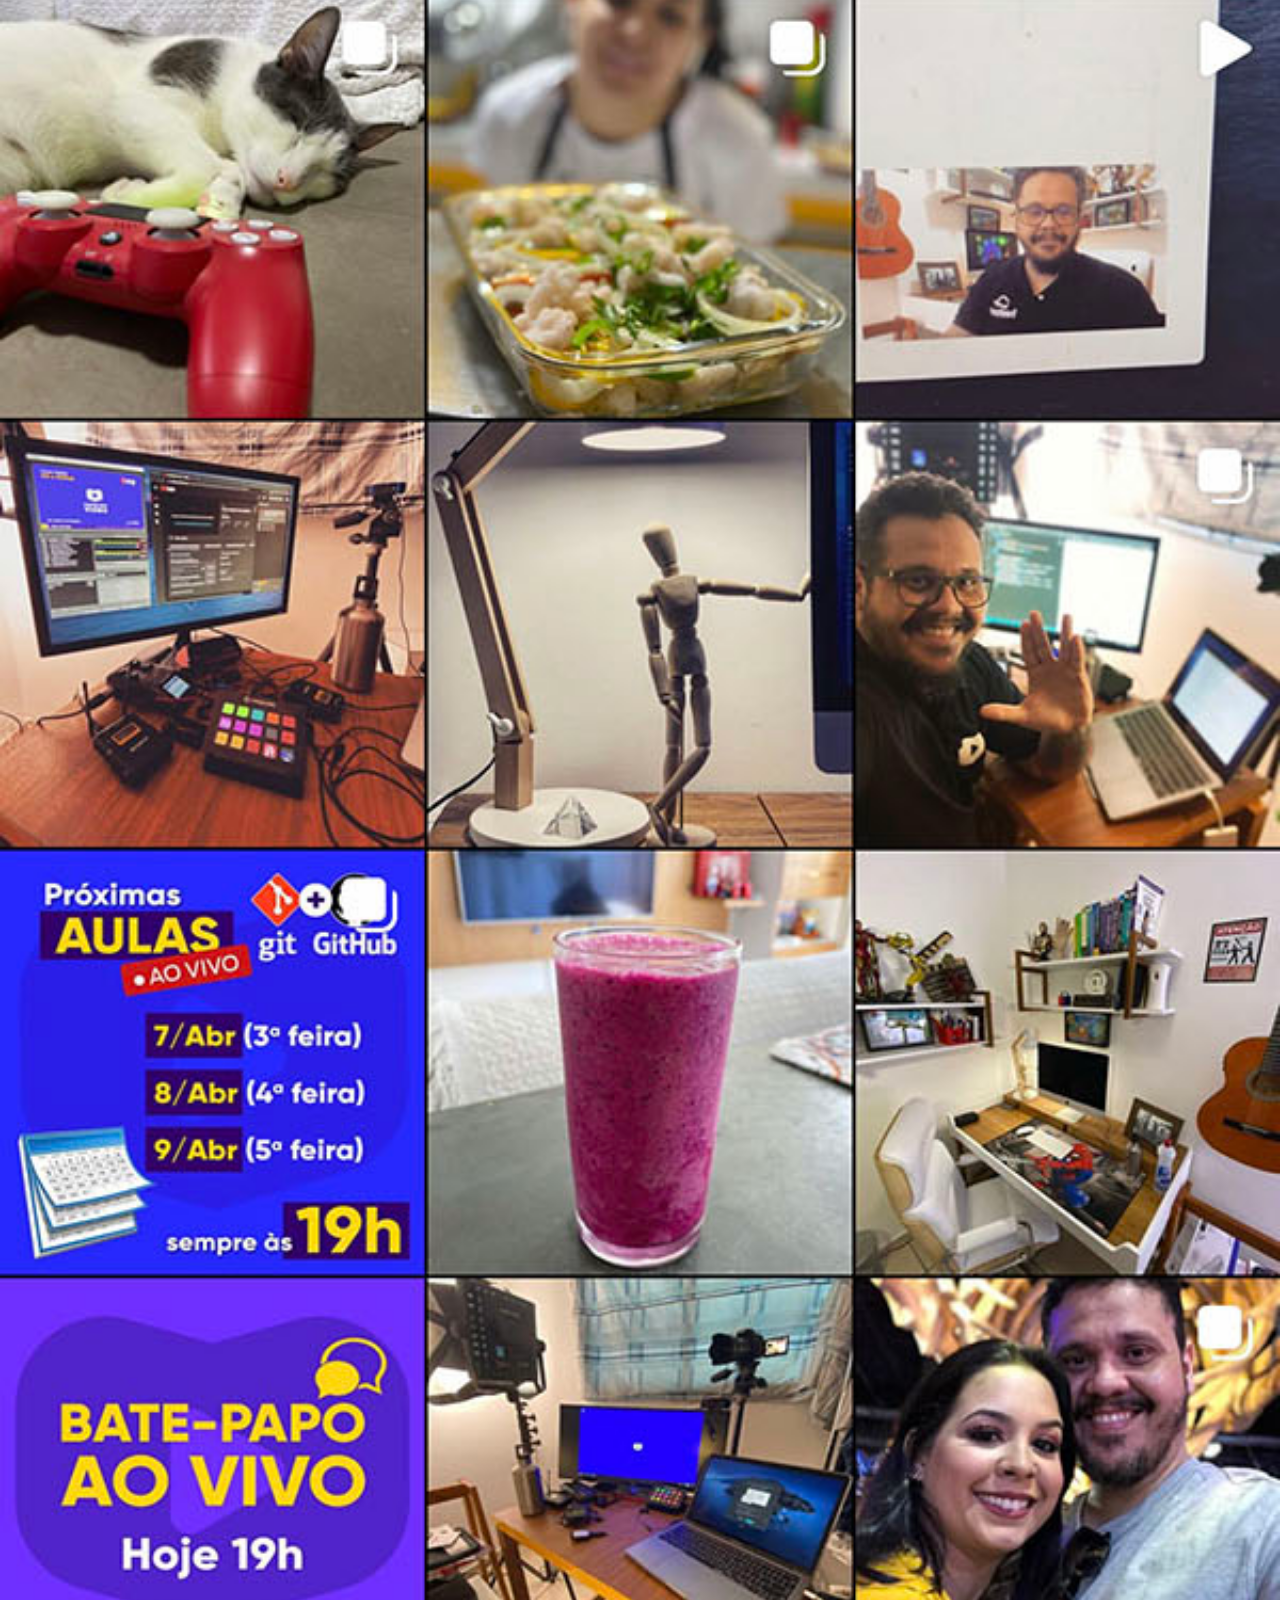
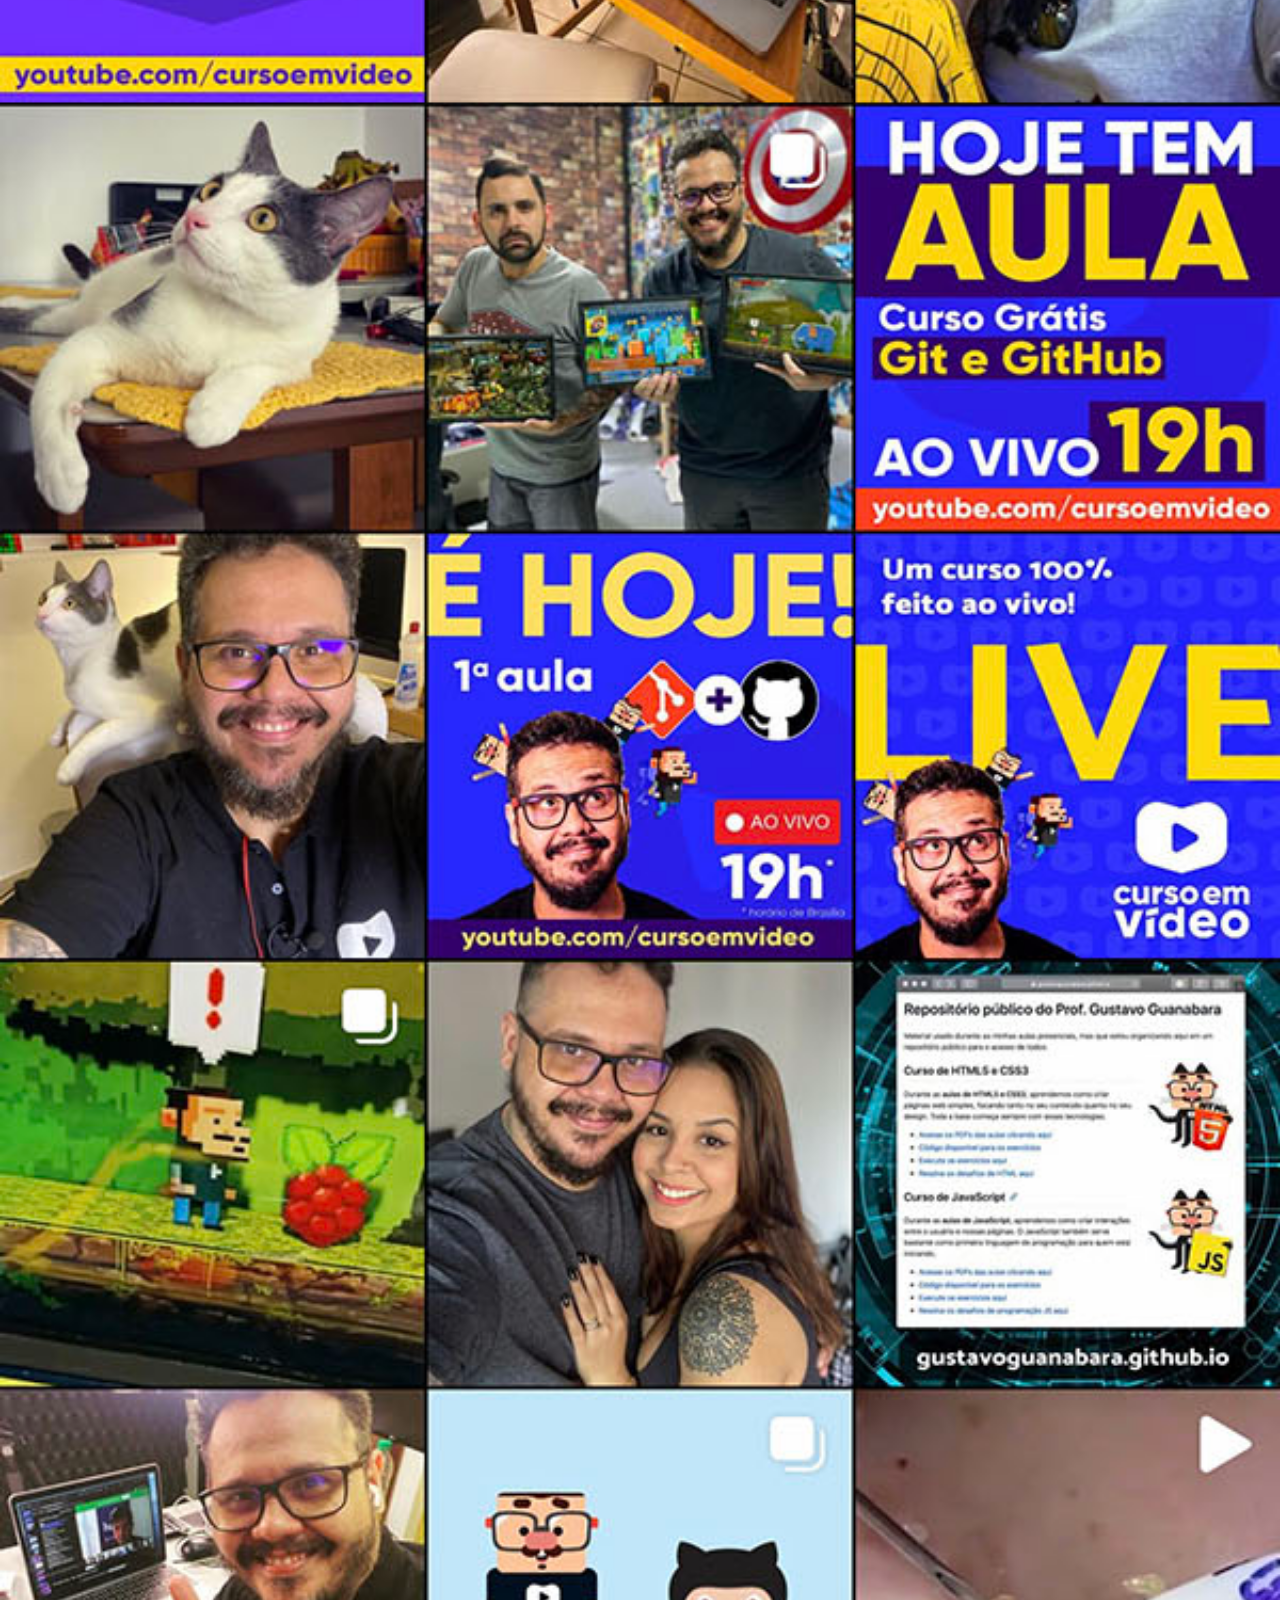
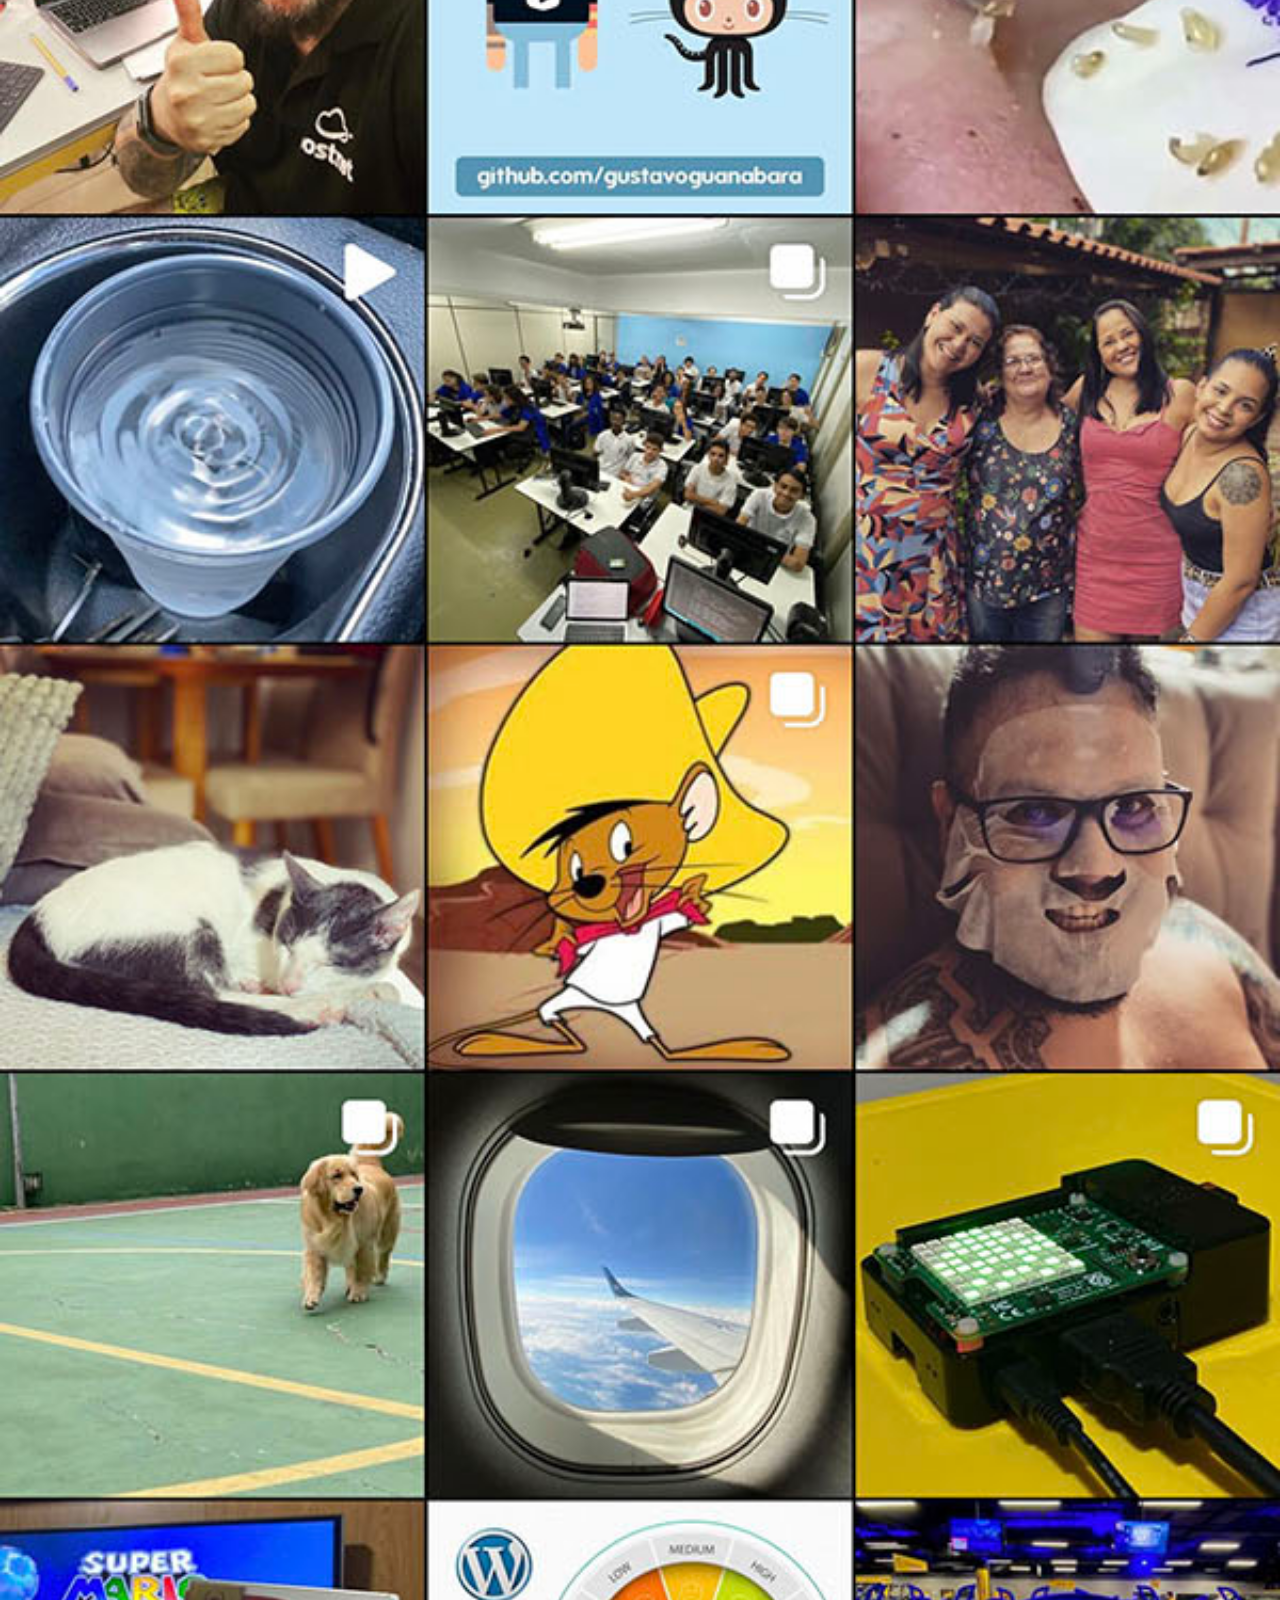
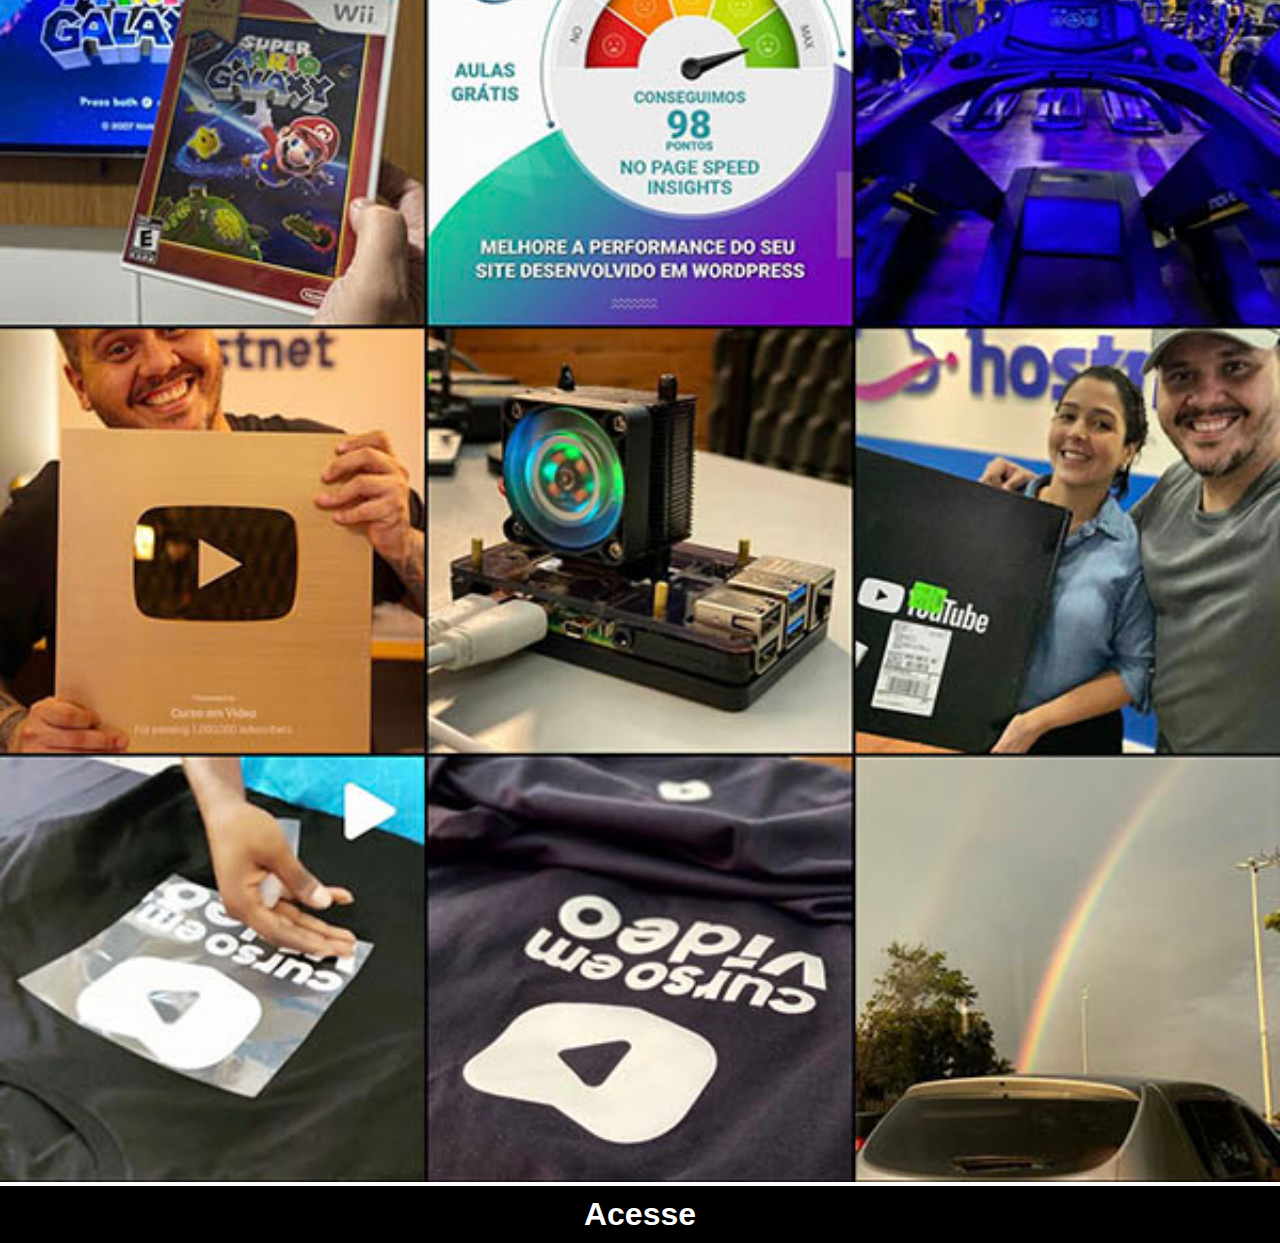
<file: instagram.html>
<!DOCTYPE html>
<html lang="pt-BR">
<head>
    <meta charset="UTF-8">
    <meta http-equiv="X-UA-Compatible" content="IE=edge">
    <meta name="viewport" content="width=device-width, initial-scale=1.0">
    <title>Document</title>
    <style>
        * {
            margin: 0px;
            padding: 0px;
        }

        img {
            width: 100vw;
        }

        a {
            display: block;
            background-color: black;
            color: white;
            padding: 10px;
            font: bold 2em Arial;
            text-align: center;
            text-decoration: none;
        }

        ::-webkit-scrollbar {
            width: 0px;
            height: 0px;
        }
    </style>
</head>
<body>
<img src="pacote-d013/imagens/tela-instagram.jpg" alt="Instagram">
<a href="https://www.instagram.com/gustavoguanabara/" target="_blank">Acesse</a>
</body>
</html>
</file>
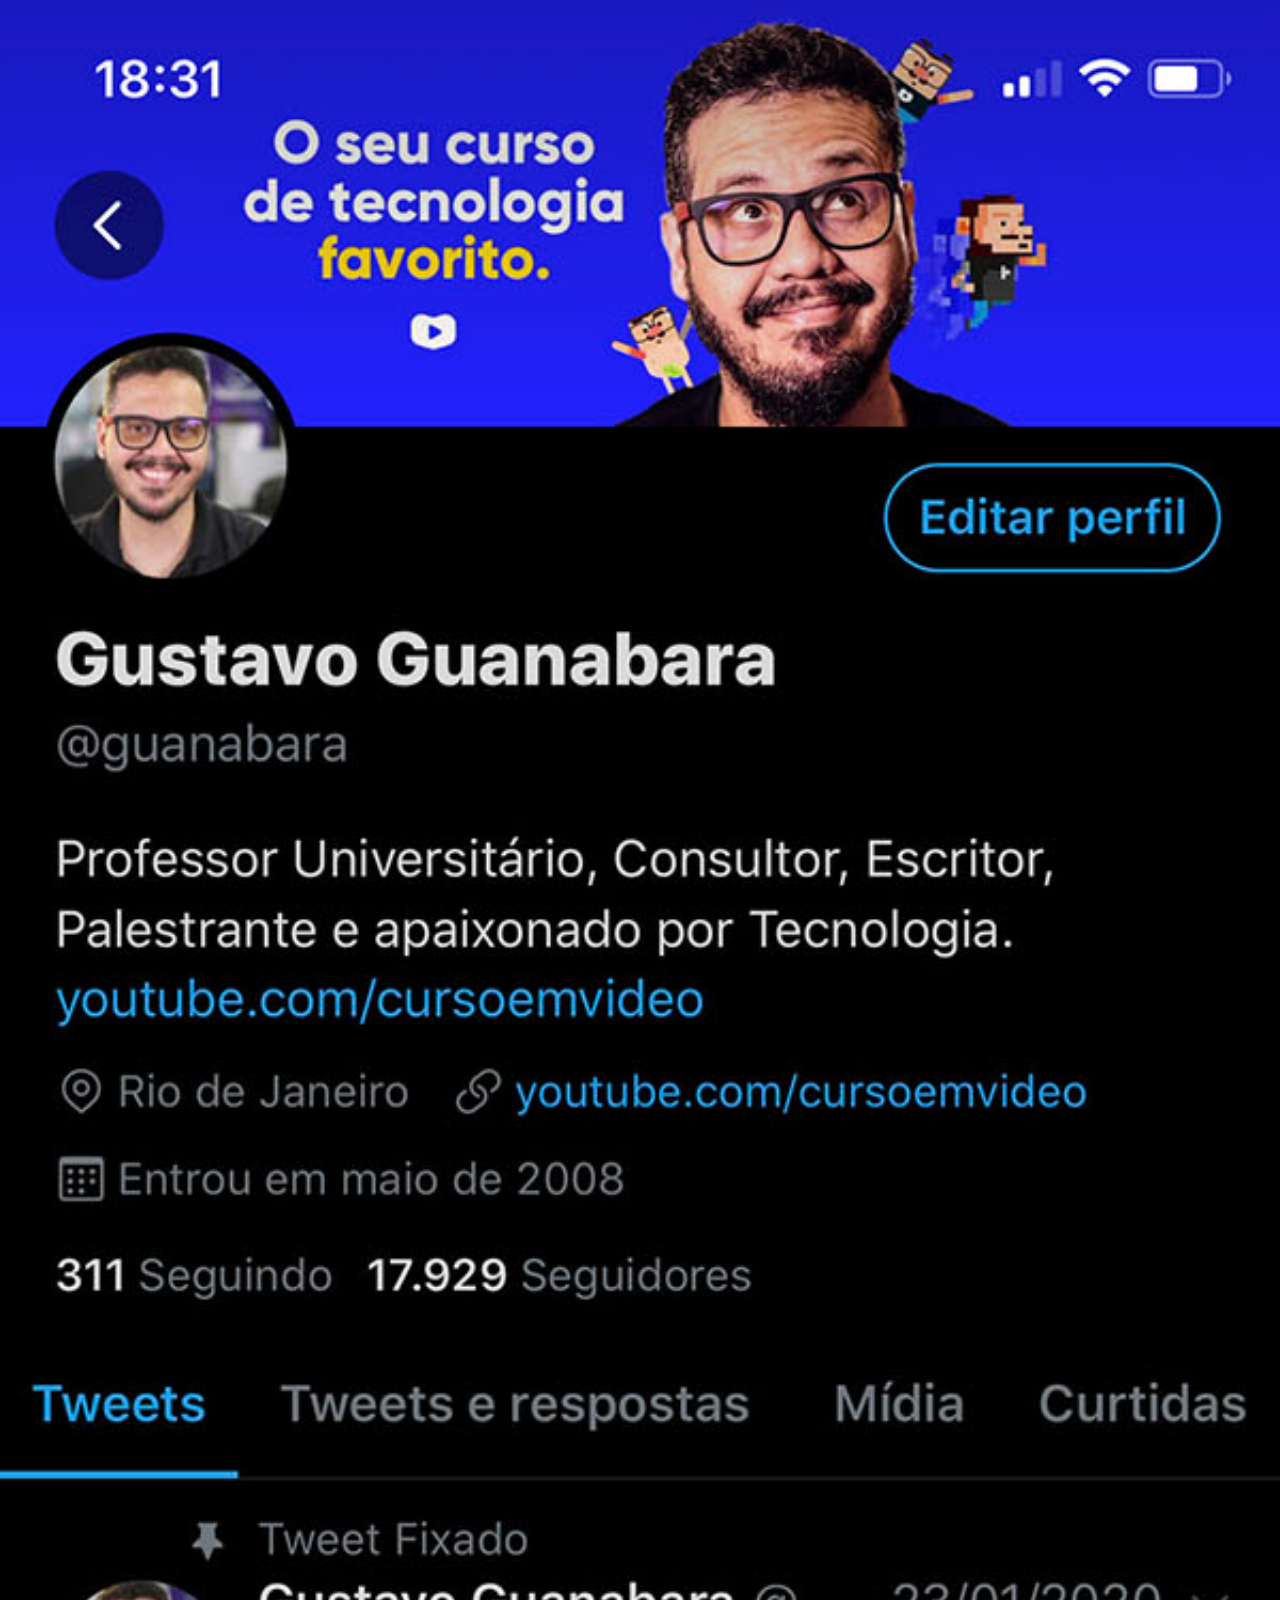
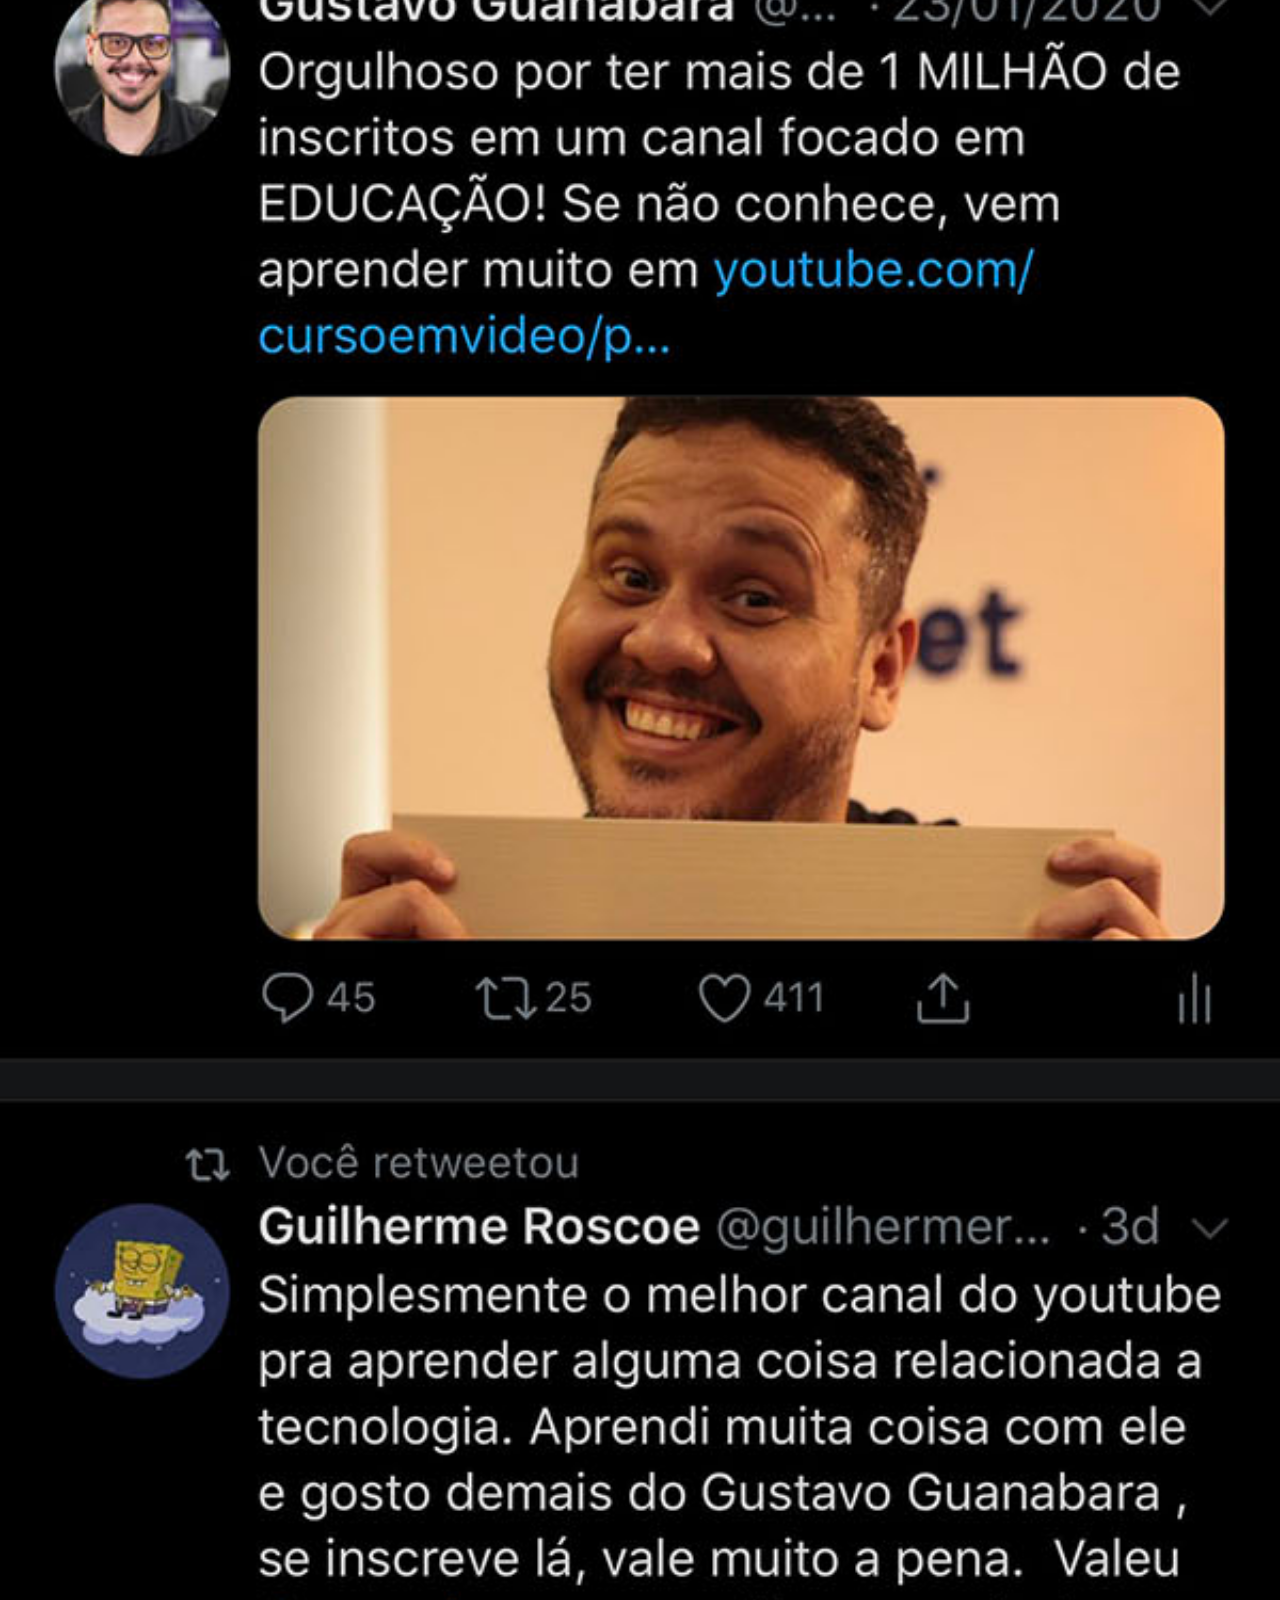
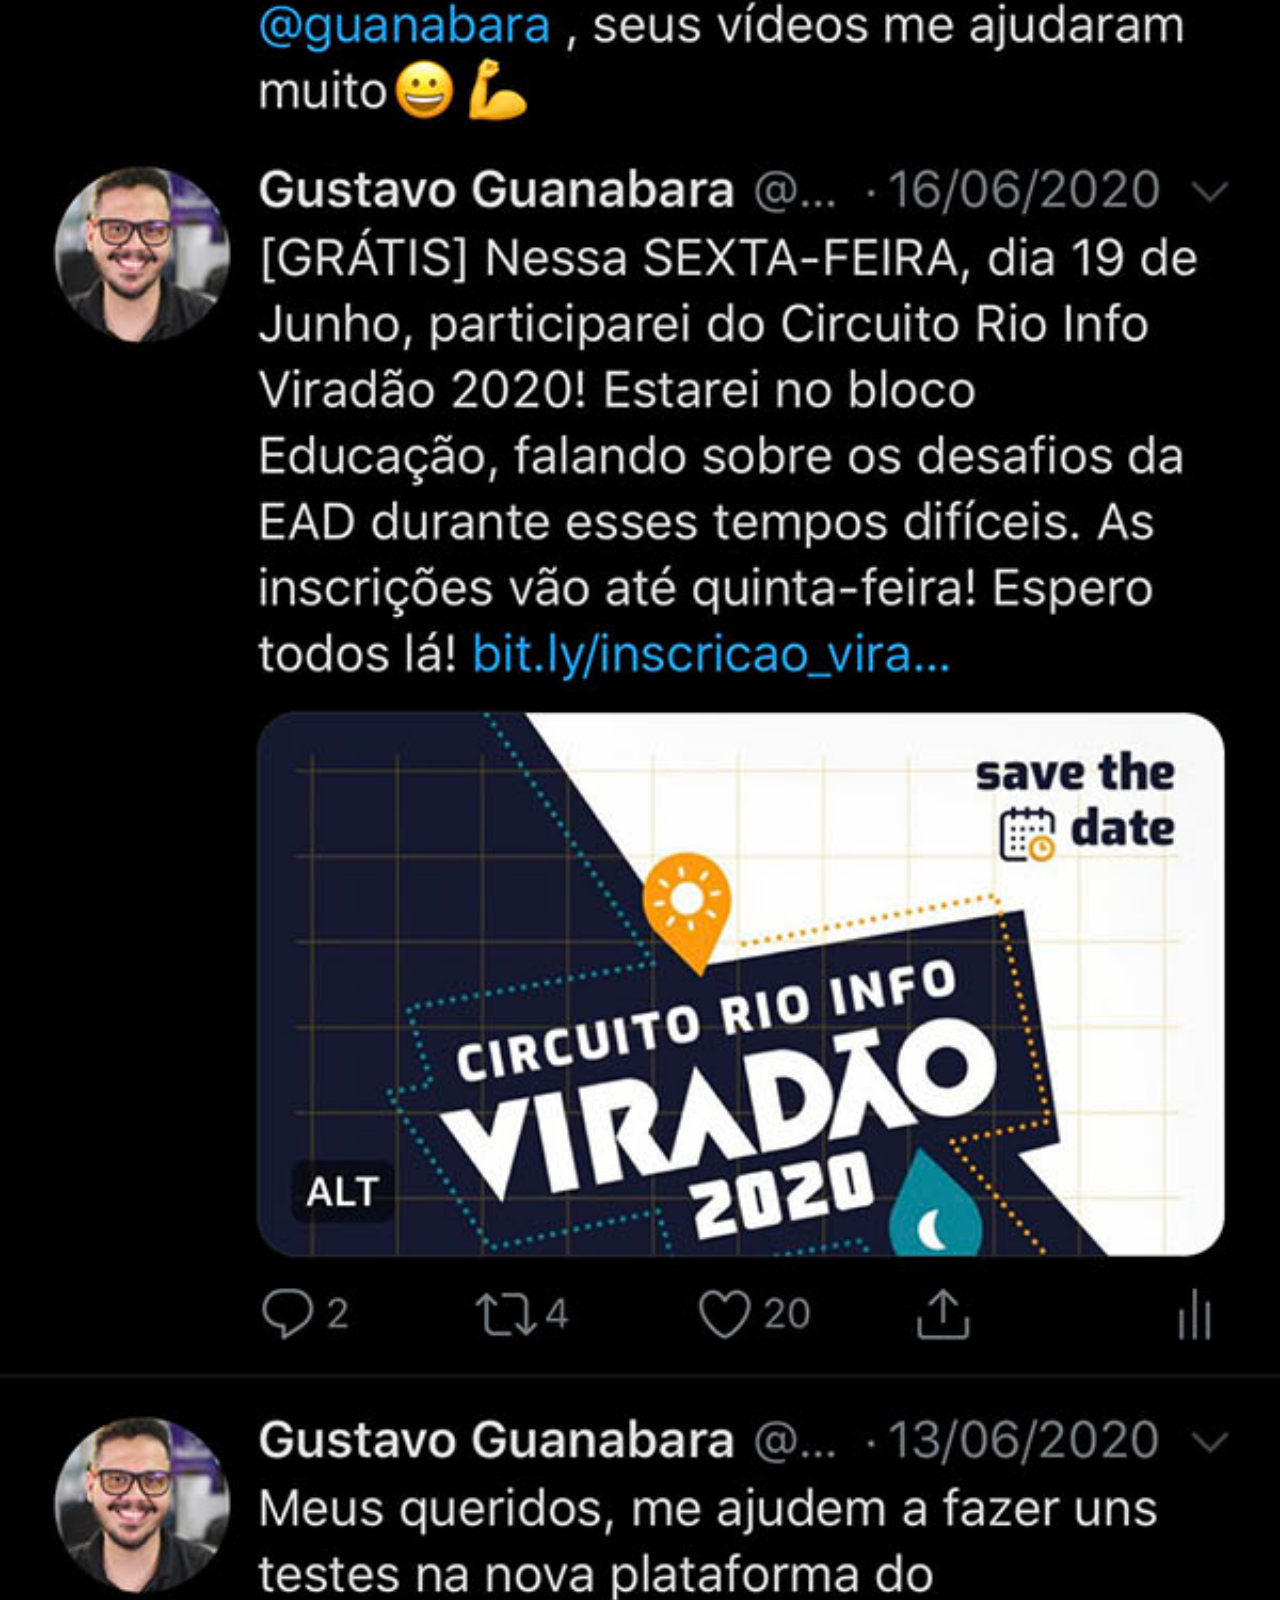
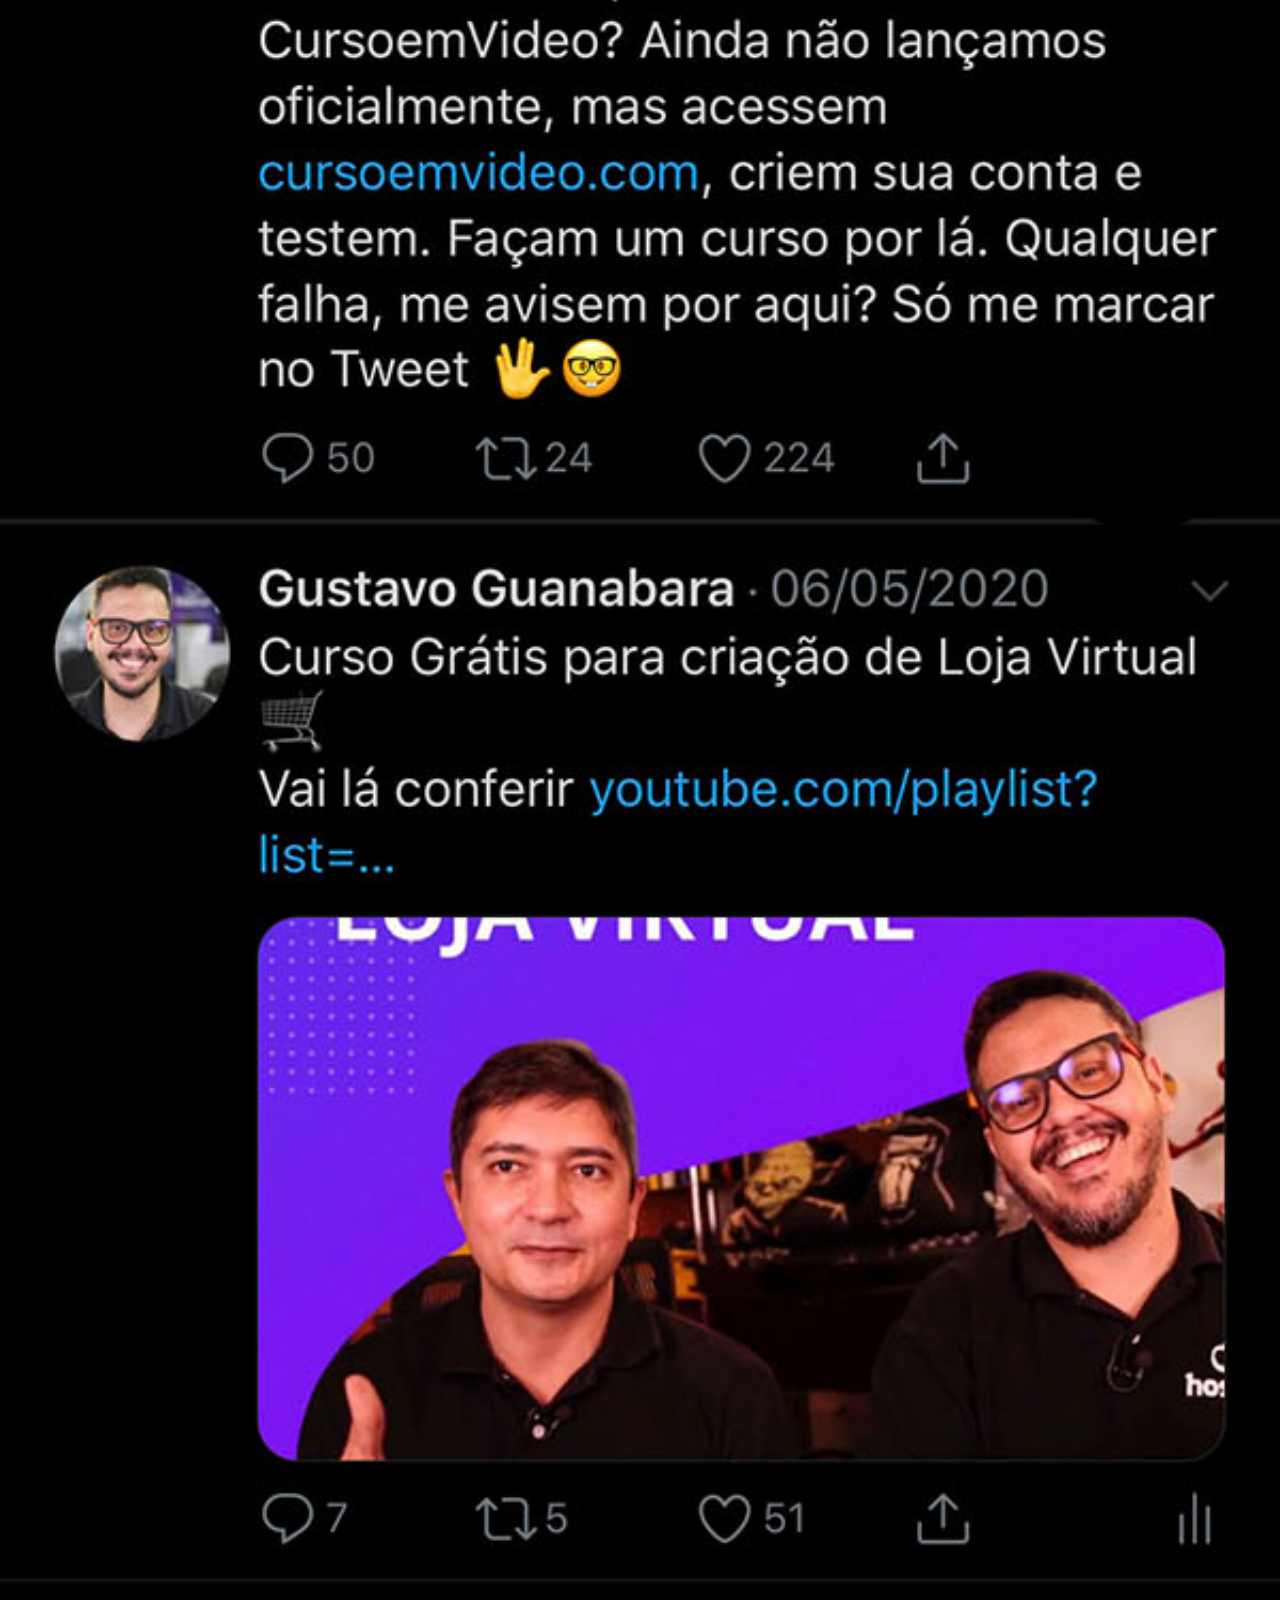
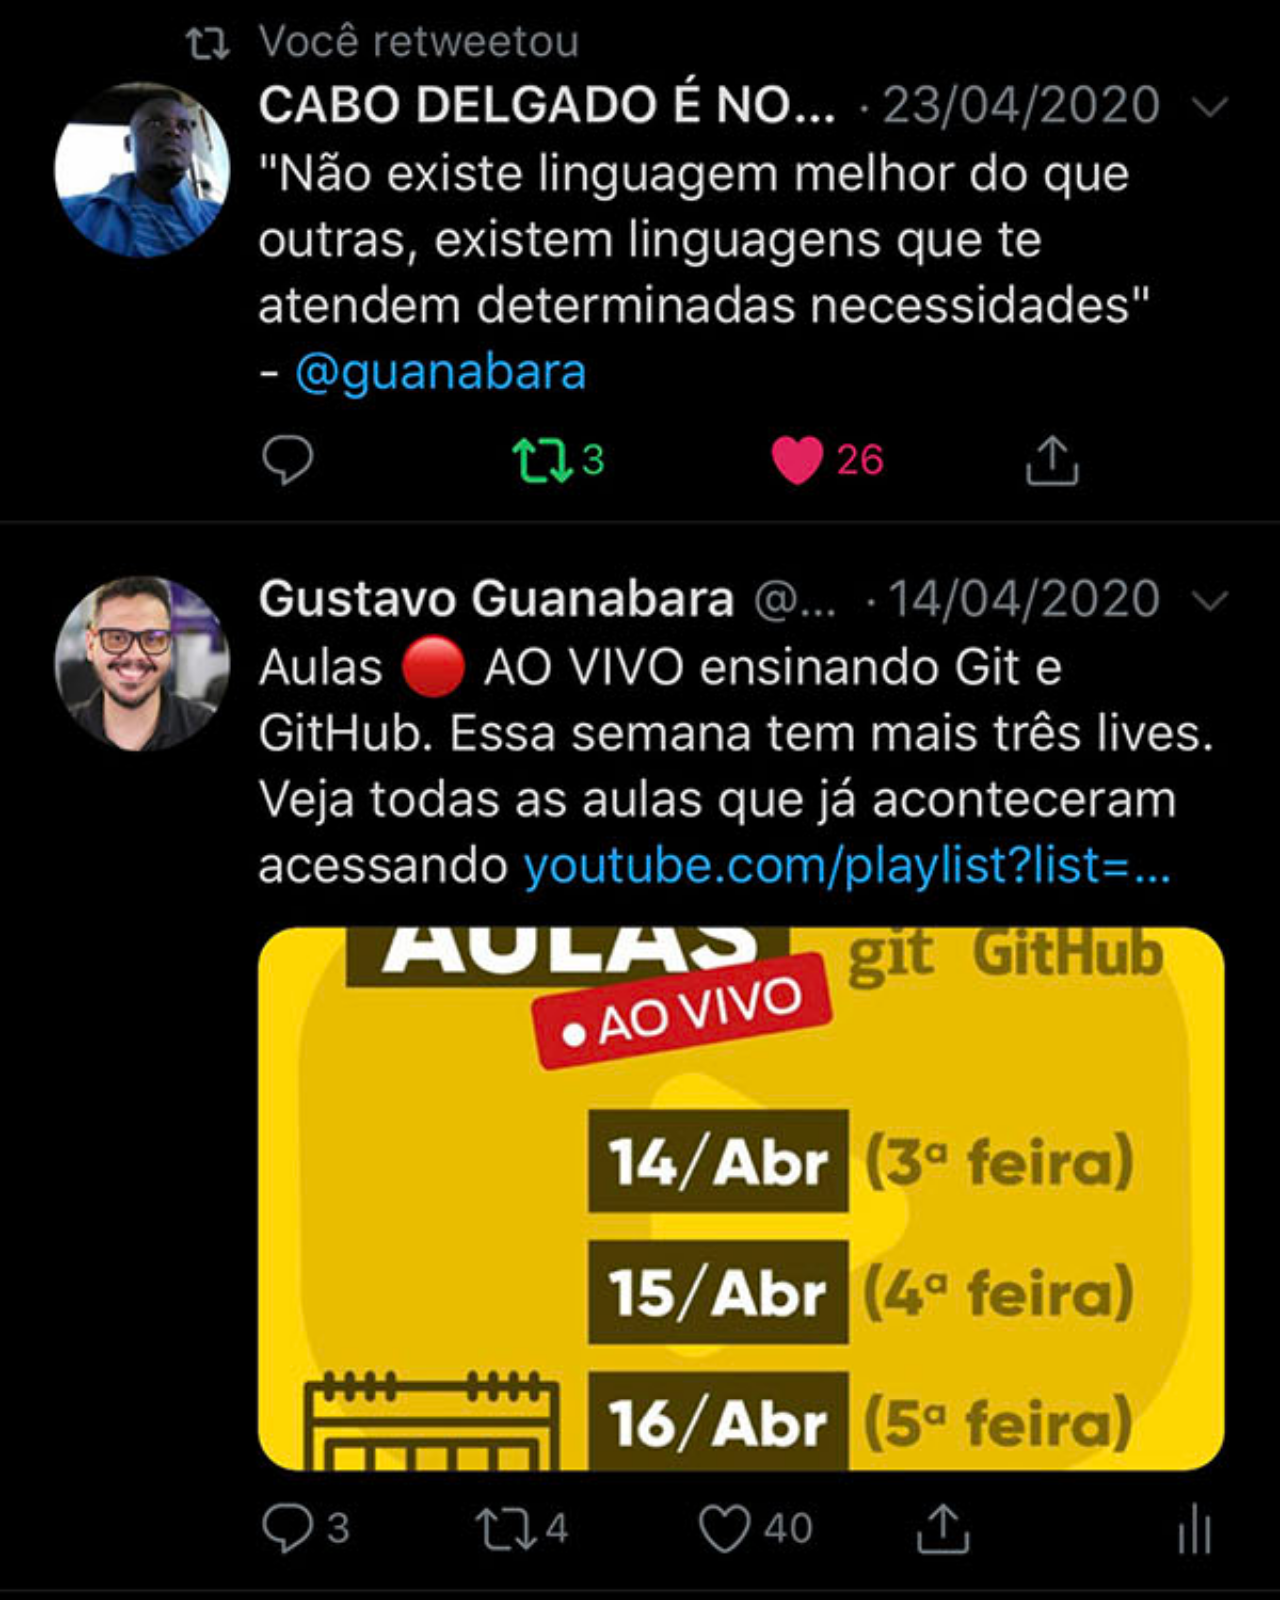
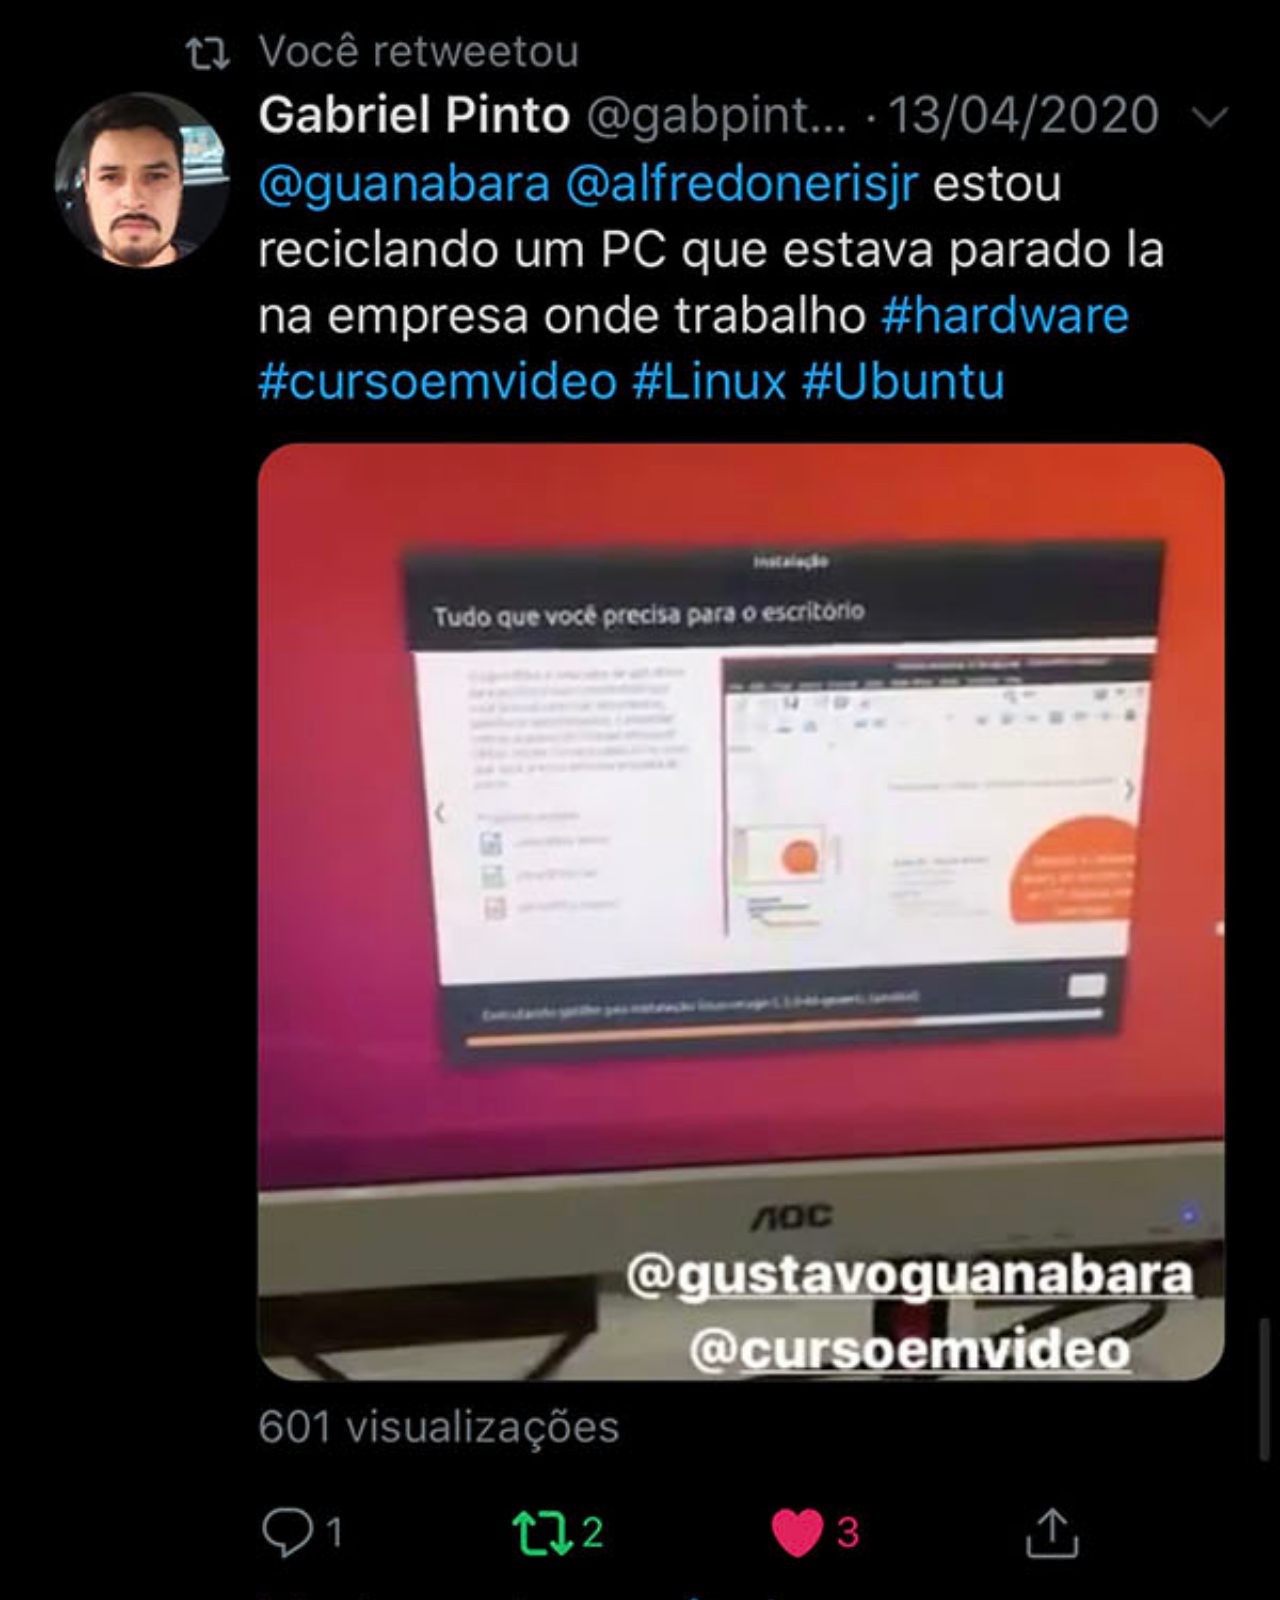
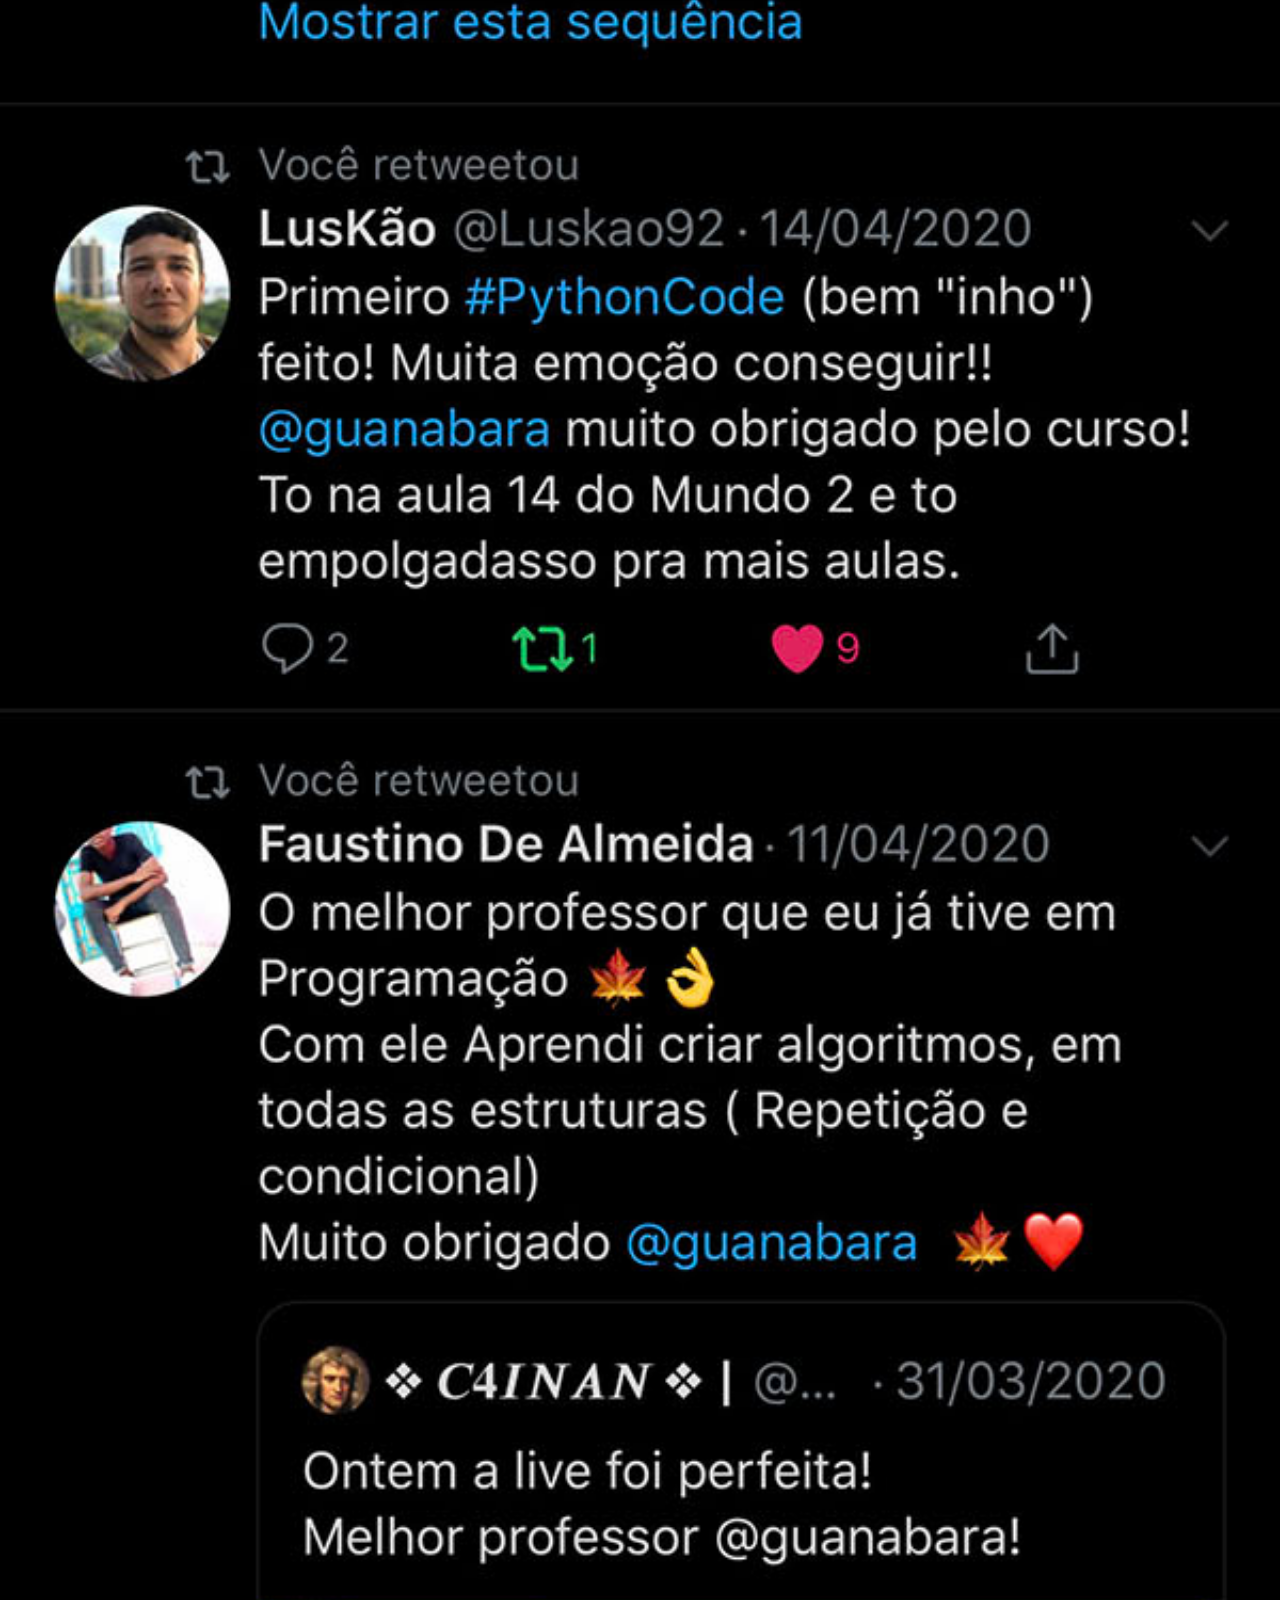
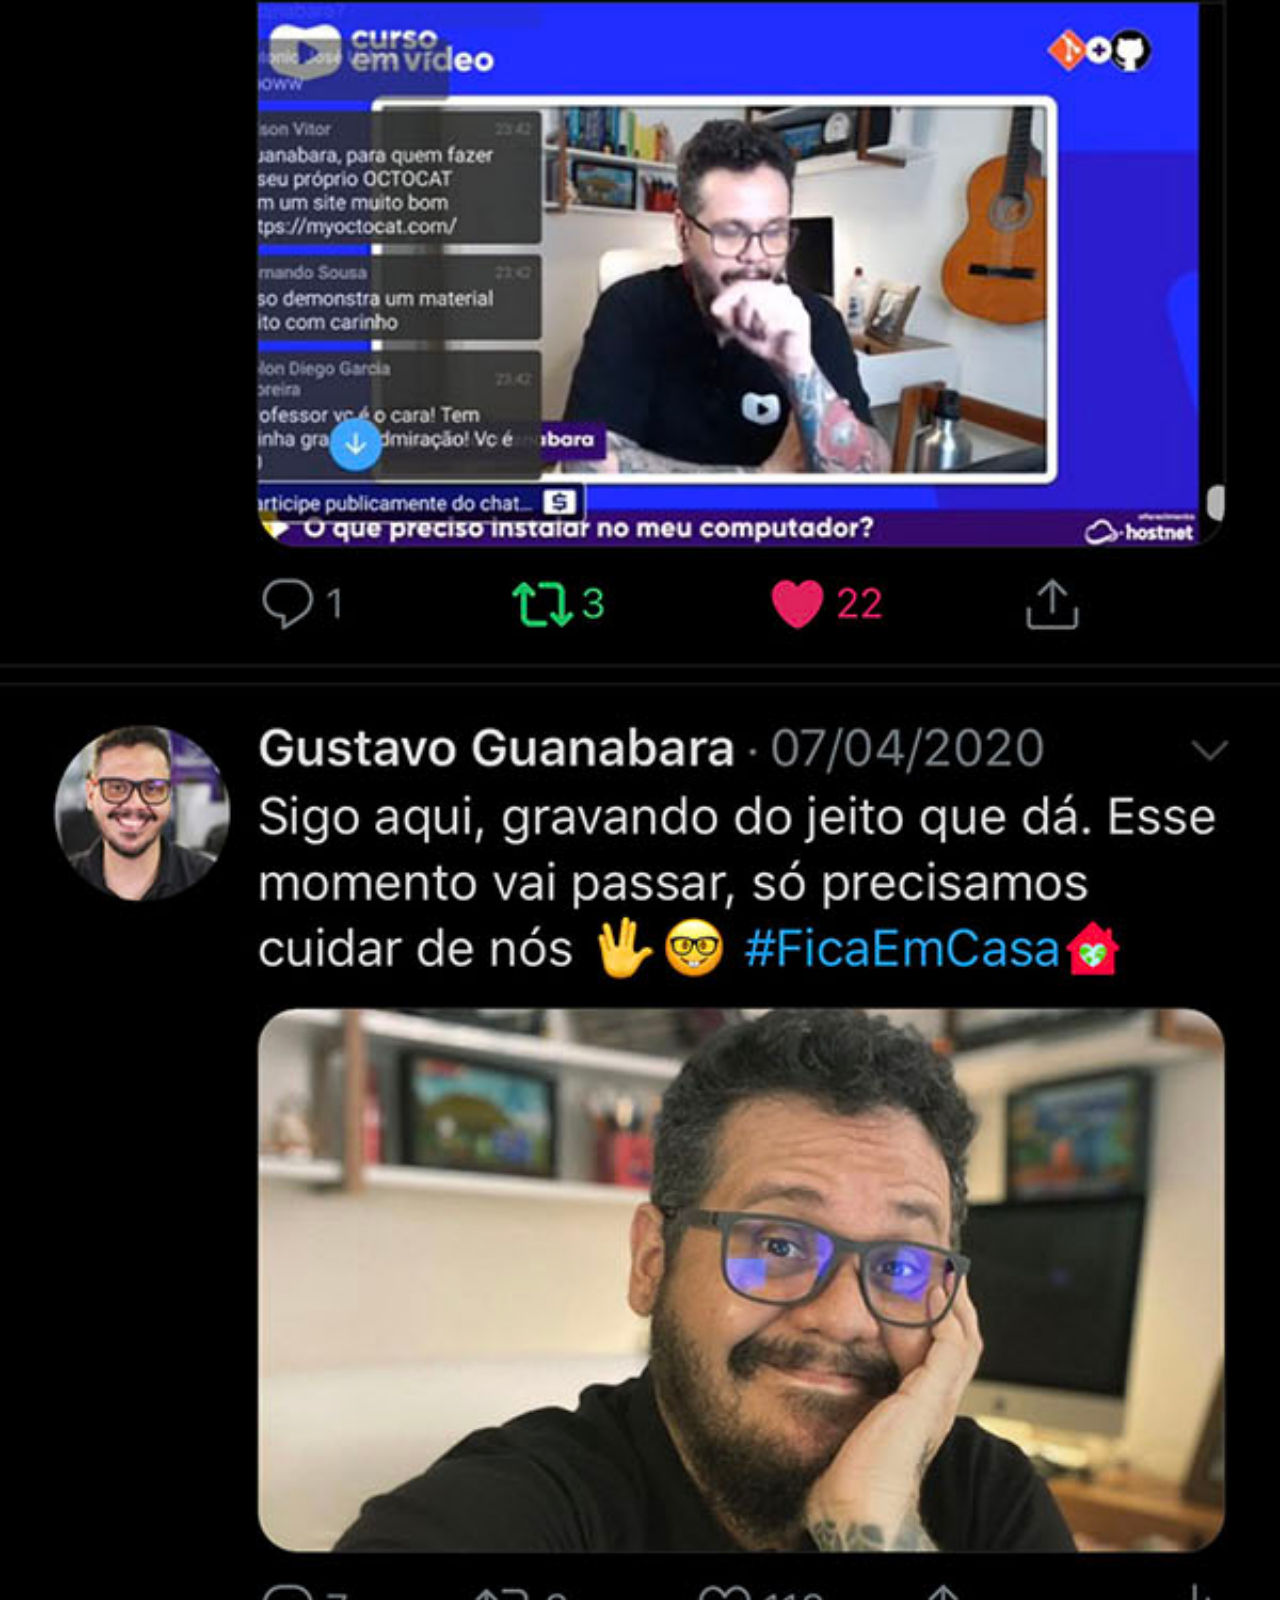
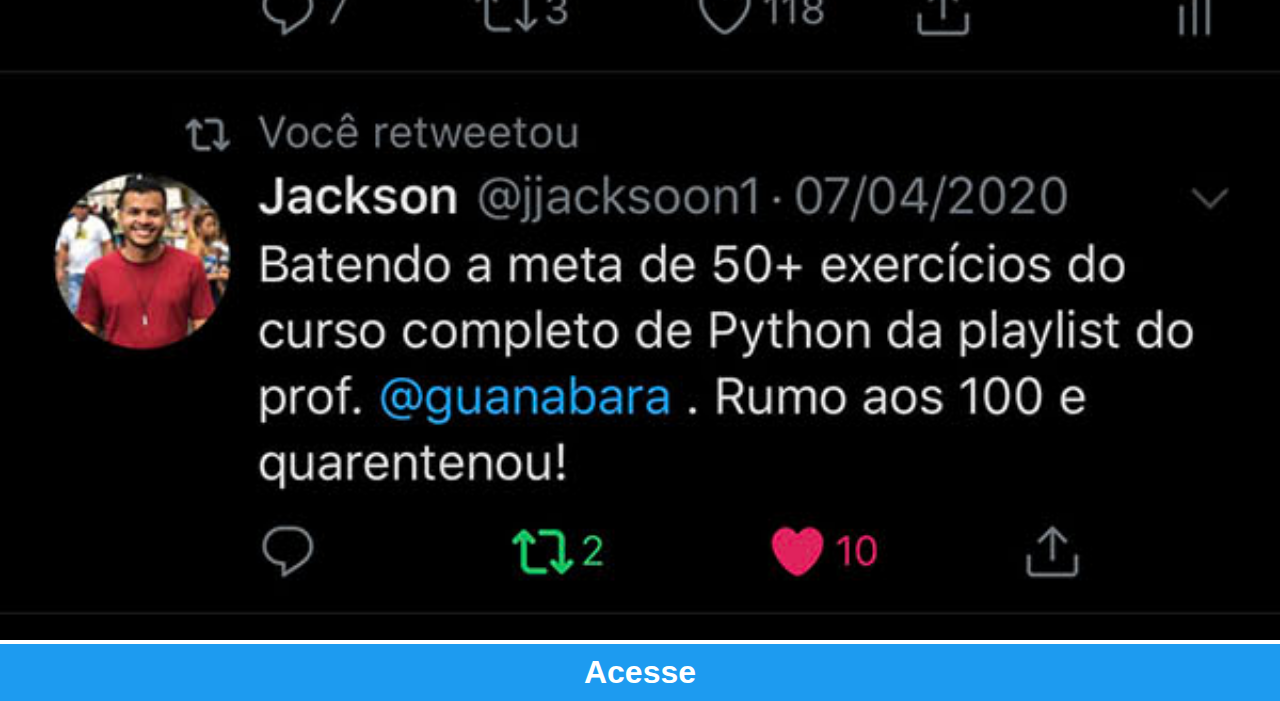
<file: twitter.html>
<!DOCTYPE html>
<html lang="pt-BR">
<head>
    <meta charset="UTF-8">
    <meta http-equiv="X-UA-Compatible" content="IE=edge">
    <meta name="viewport" content="width=device-width, initial-scale=1.0">
    <title>Document</title>
    <style>
        * {
            margin: 0px;
            padding: 0px;
        }

        img {
            width: 100vw;
        }

        a {
            display: block;
            background-color: #1d9bf0;
            color: white;
            padding: 10px;
            font: bold 2em Arial;
            text-align: center;
            text-decoration: none;
        }

        ::-webkit-scrollbar {
            width: 0px;
            height: 0px;
        }
    </style>
</head>
<body>
<img src="pacote-d013/imagens/tela-twitter.jpg" alt="Twitter">
<a href="https://twitter.com/guanabara" target="_blank">Acesse</a>
</body>
</html>
</file>
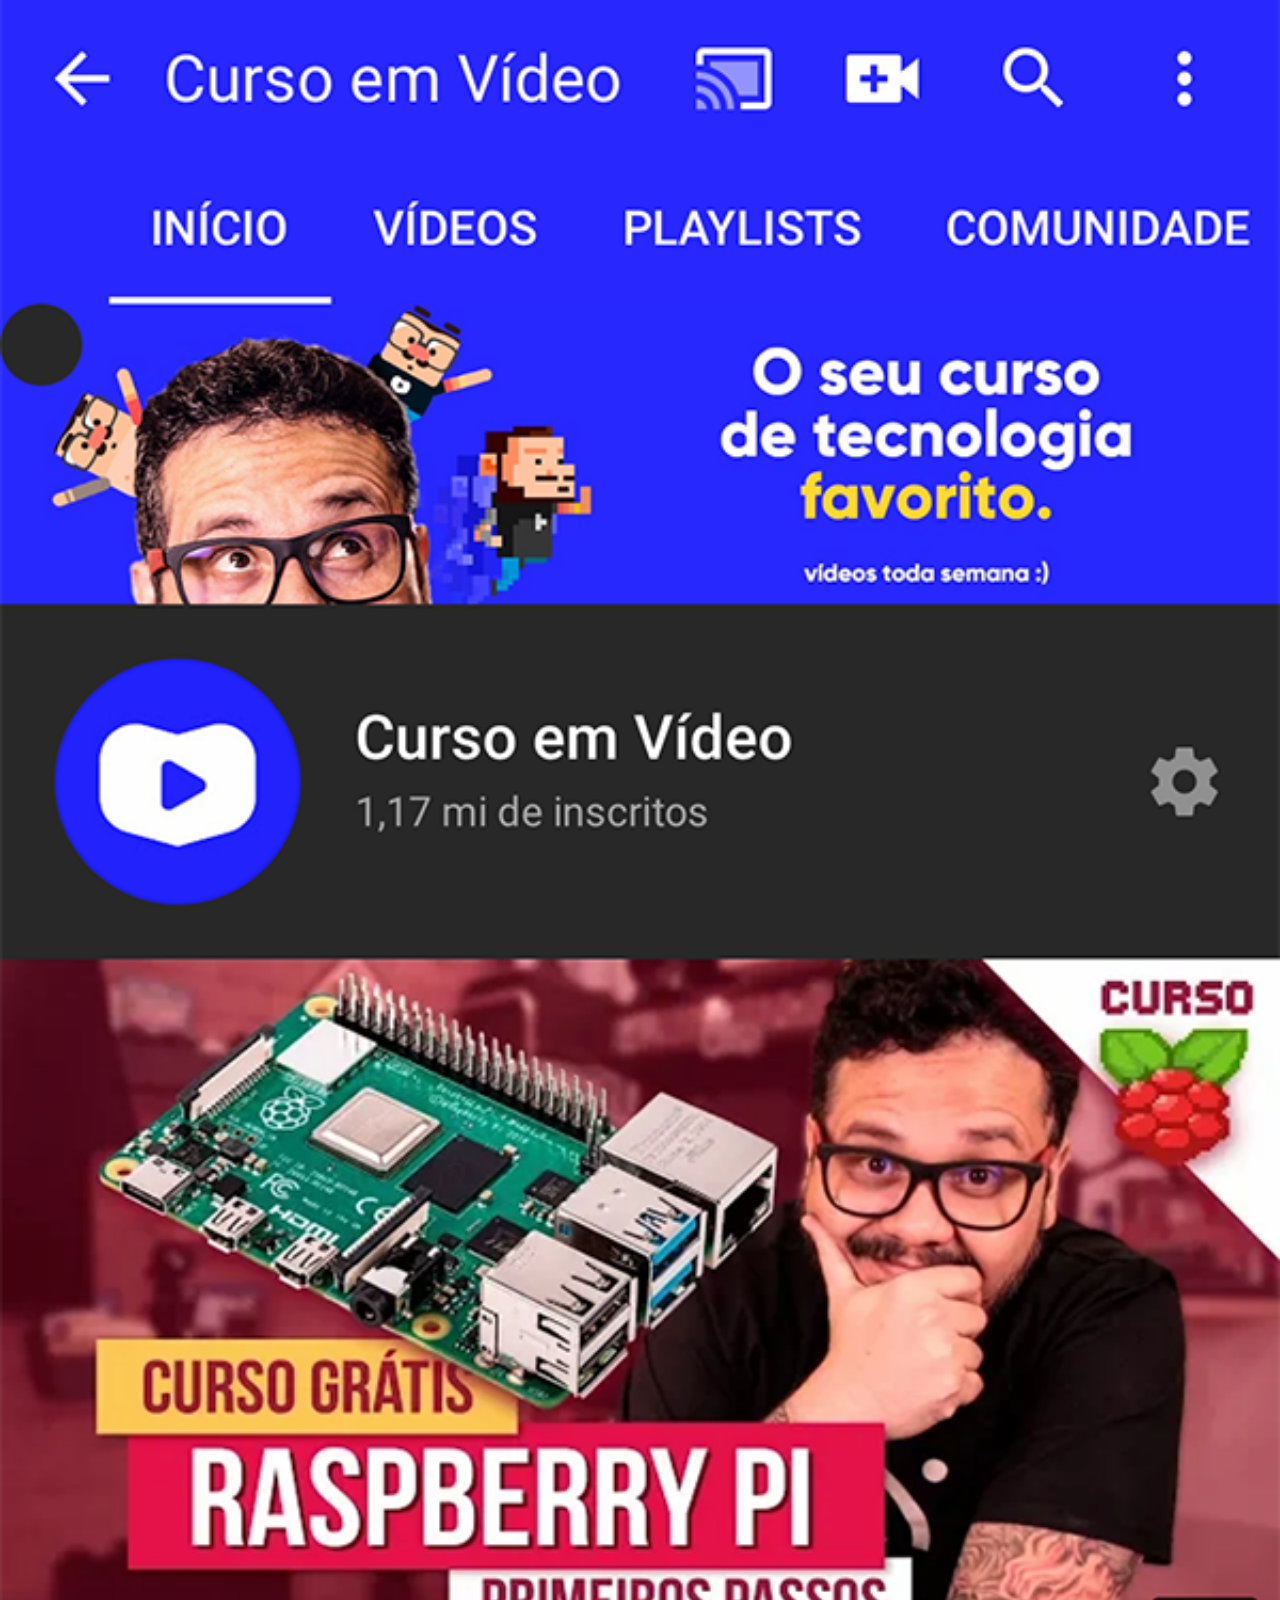
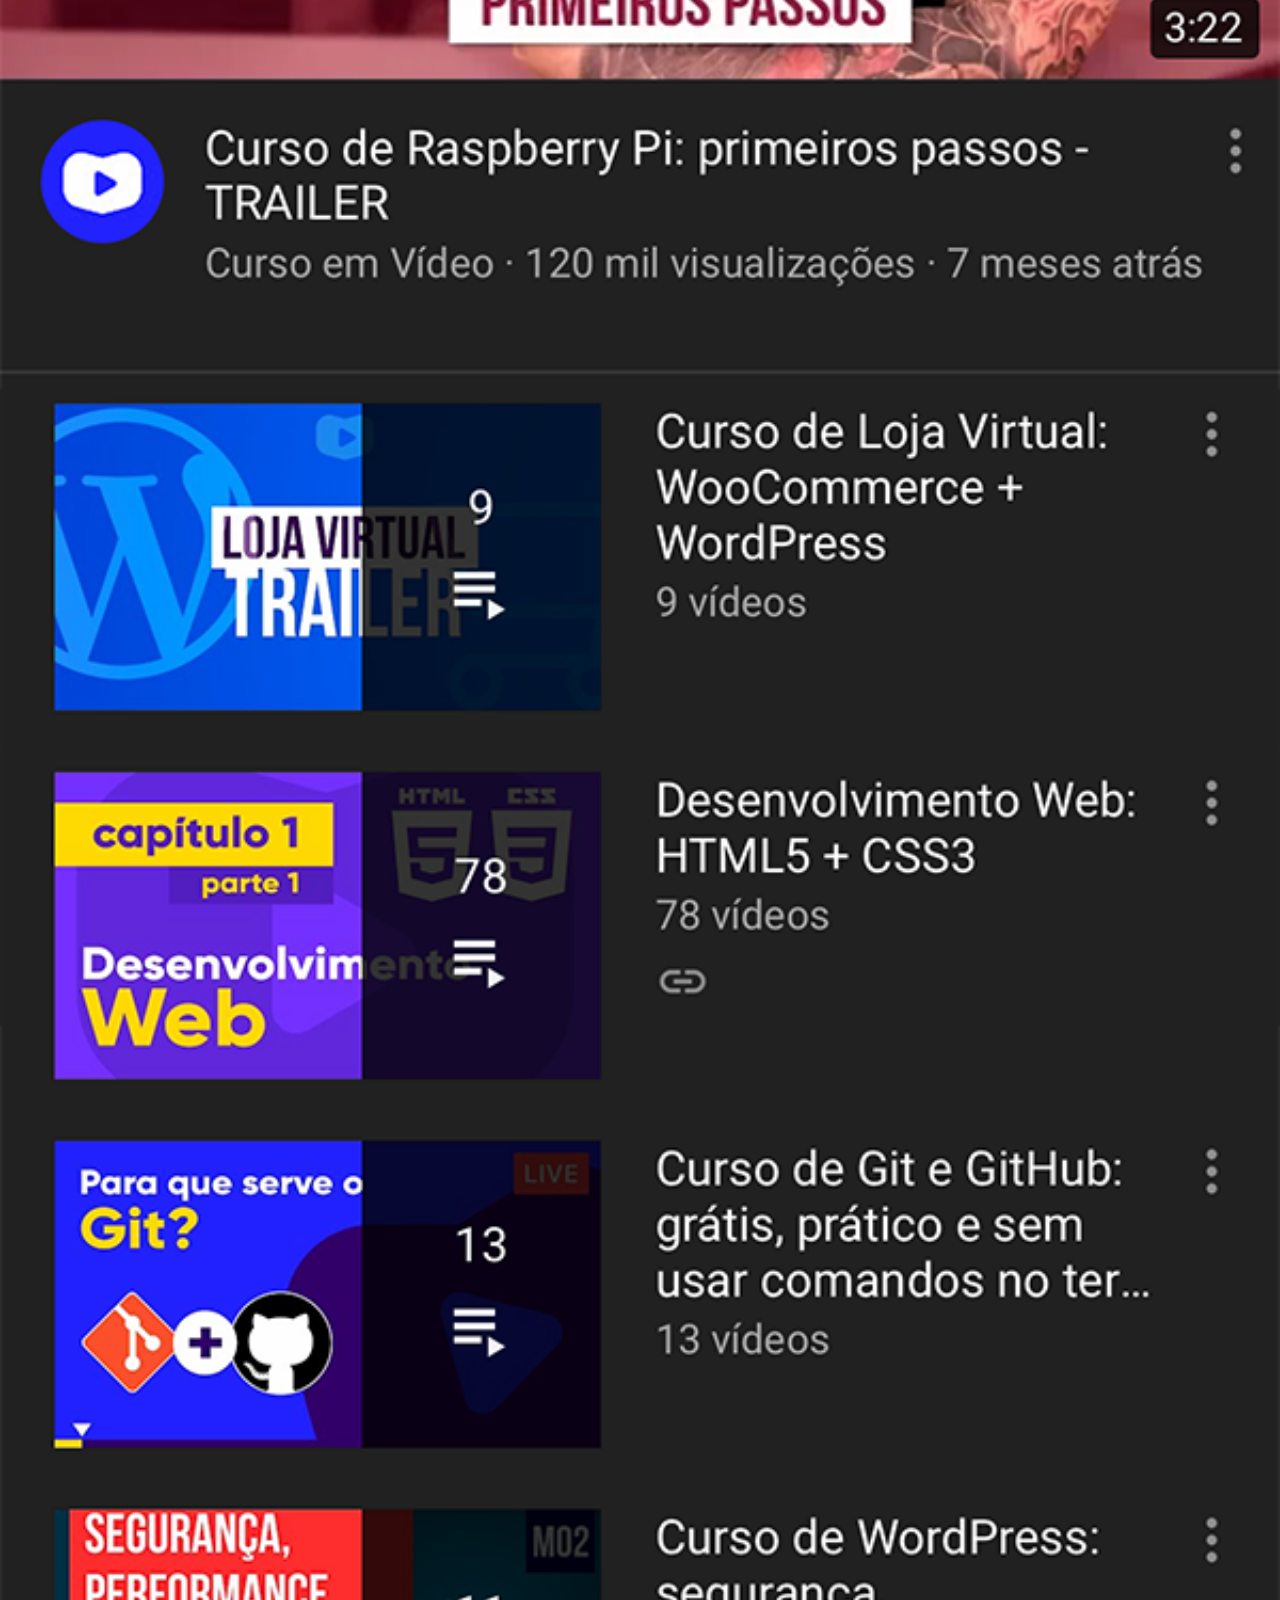
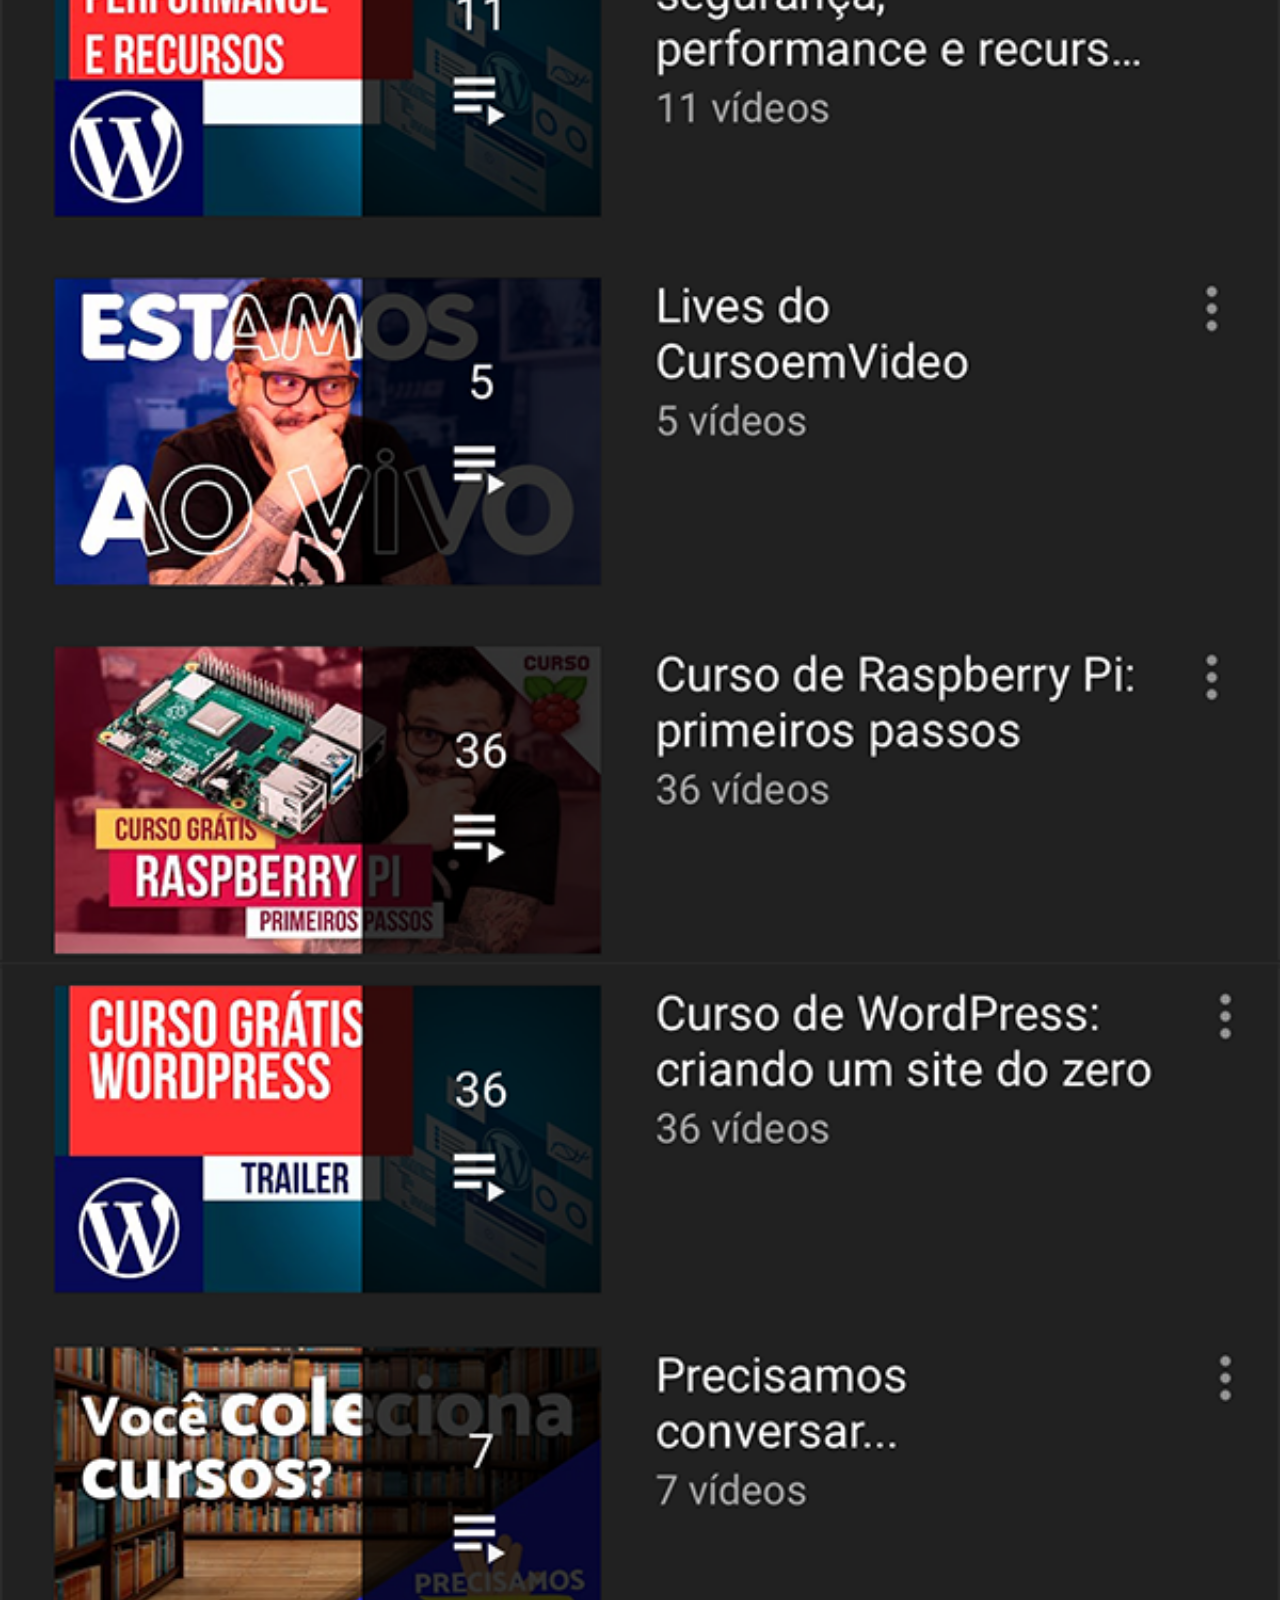
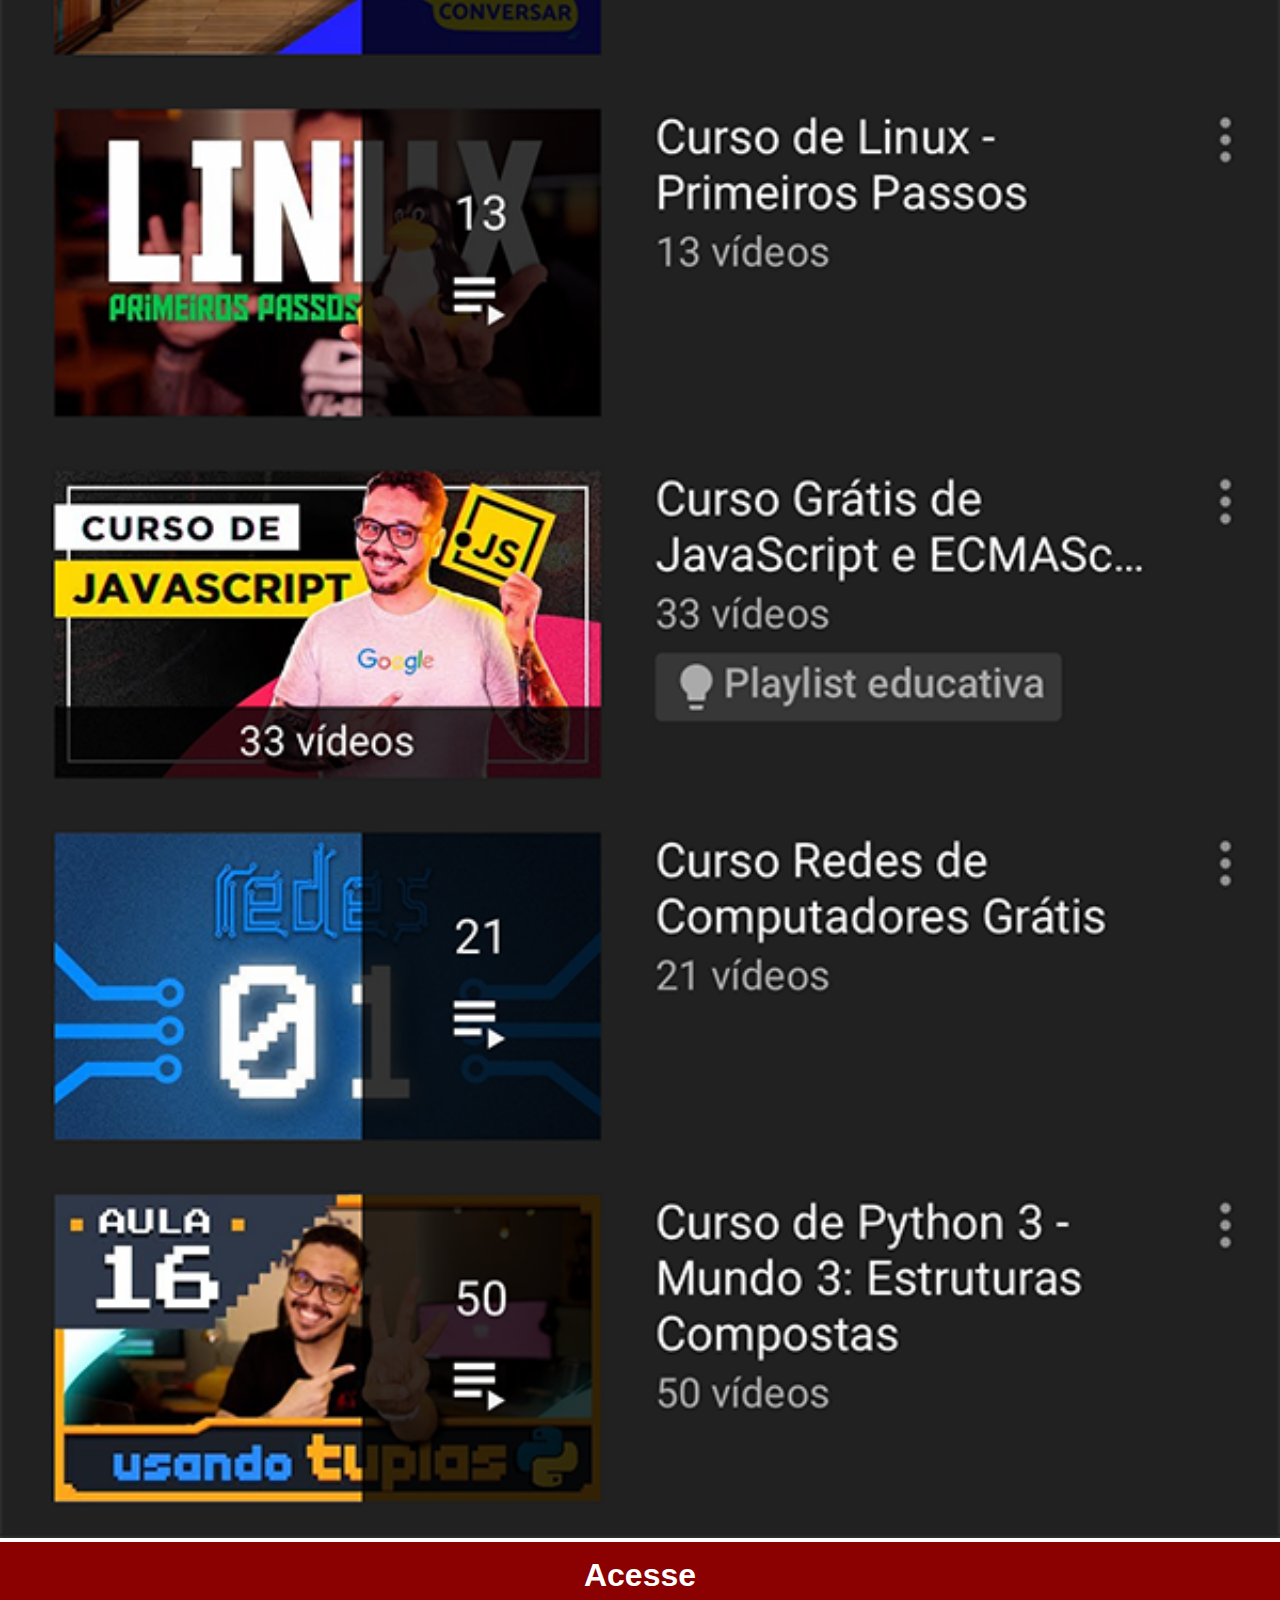
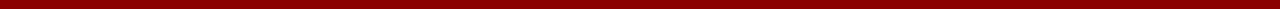
<file: youtube.html>
<!DOCTYPE html>
<html lang="pt-BR">
<head>
    <meta charset="UTF-8">
    <meta http-equiv="X-UA-Compatible" content="IE=edge">
    <meta name="viewport" content="width=device-width, initial-scale=1.0">
    <title>YouTube</title>
    <style>
        * {
            margin: 0px;
            padding: 0px;
        }

        ::-webkit-scrollbar /* esta propriedade serve para esconder a barra de rolagem */ {
            width: 0px;
            height: 0px;
        }

        img {
            width: 100vw;
        }

        a {
            display: block;
            padding: 15px;
            background-color: darkred;
            font: bold 2em Arial;
            color: white;
            text-align: center;
            text-decoration: none;
            
        }
    </style>
</head>
<body>
<img src="pacote-d013/imagens/tela-youtube.png" alt="YouTube">
<a href="https://www.youtube.com/@CursoemVideo" target="_blank">Acesse</a>
</body>
</html>
</file>
<file: estilo/style.css>
@charset "UTF-8";

* {
    margin: 0;
    padding: 0;
    font-family: Arial, Helvetica, sans-serif;
}

html, body {
    height: 100vh;
    width: 100vw;
    background-color: black;
    background-image: url('../pacote-d013/imagens/fundo-madeira.jpg');
}

body {
    background: url('../pacote-d013/imagens/fundo-madeira.jpg') center center no-repeat fixed;
    background-size: cover;
    
}

main {
    height: 100vh;

    position: relative;
}

#telefone {
    height: 627px;
    width: 311px;
    background: url('../pacote-d013/imagens/frame-iphone.png') no-repeat;
    
    position: absolute;
    top: 50%;
    left: 50%;
    transform: translate(-50%, -50%);
}

#tela {
    position: relative;
    top: 80px;
    left: 22px;
    height: 471px;
    width: 267px;
}

section#redes-sociais {
    text-align: right;
}

section#redes-sociais img {
    margin: 10px;
    height: 50px;
    width: 50px;
    border-radius: 50%;
    box-shadow: -2px 2px 2px rgba(0, 0, 0, 0.342);
    box-sizing: border-box;
}

img:hover {
    border: 2px solid rgba(255, 255, 255, 0.395);
    transform: translate(-7px, -7px);
    box-shadow: 5px 5px 10px black;
    transition: transform 0.5s, border 0.6s;
}
</file>
